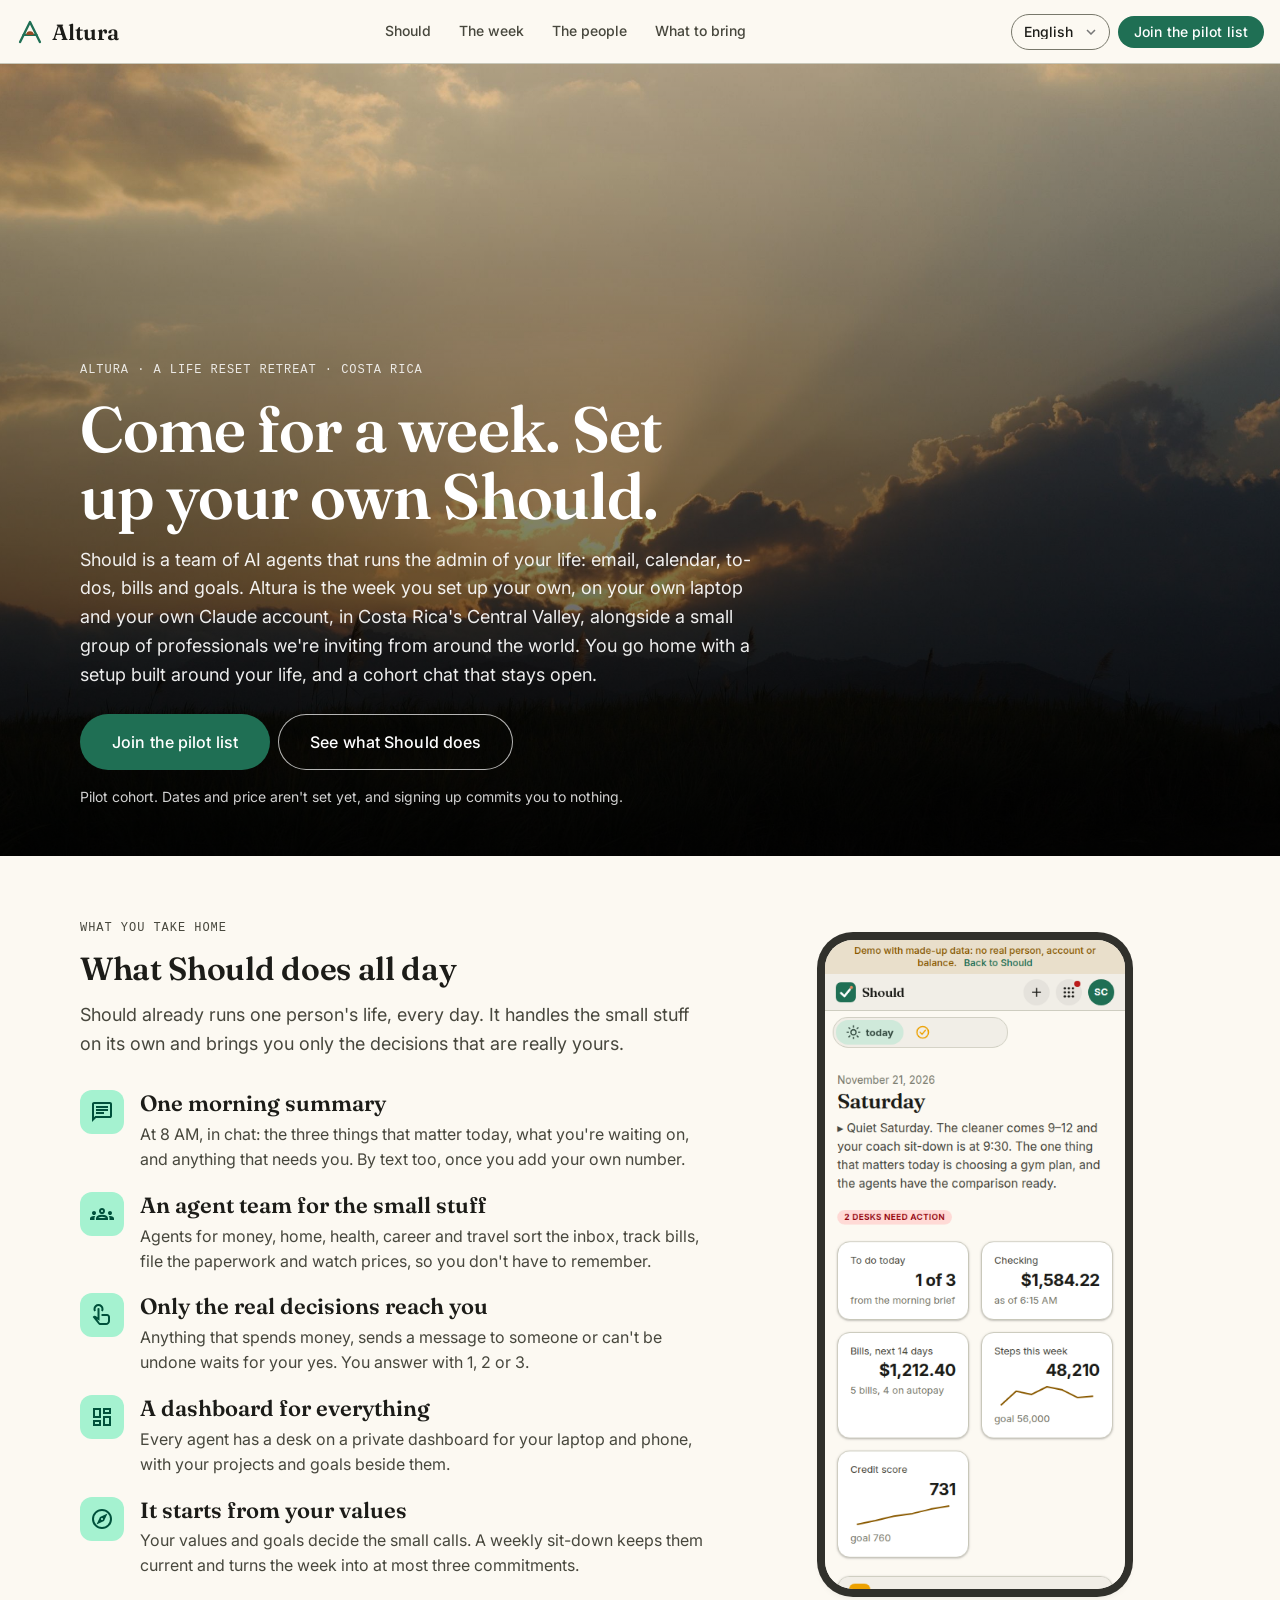
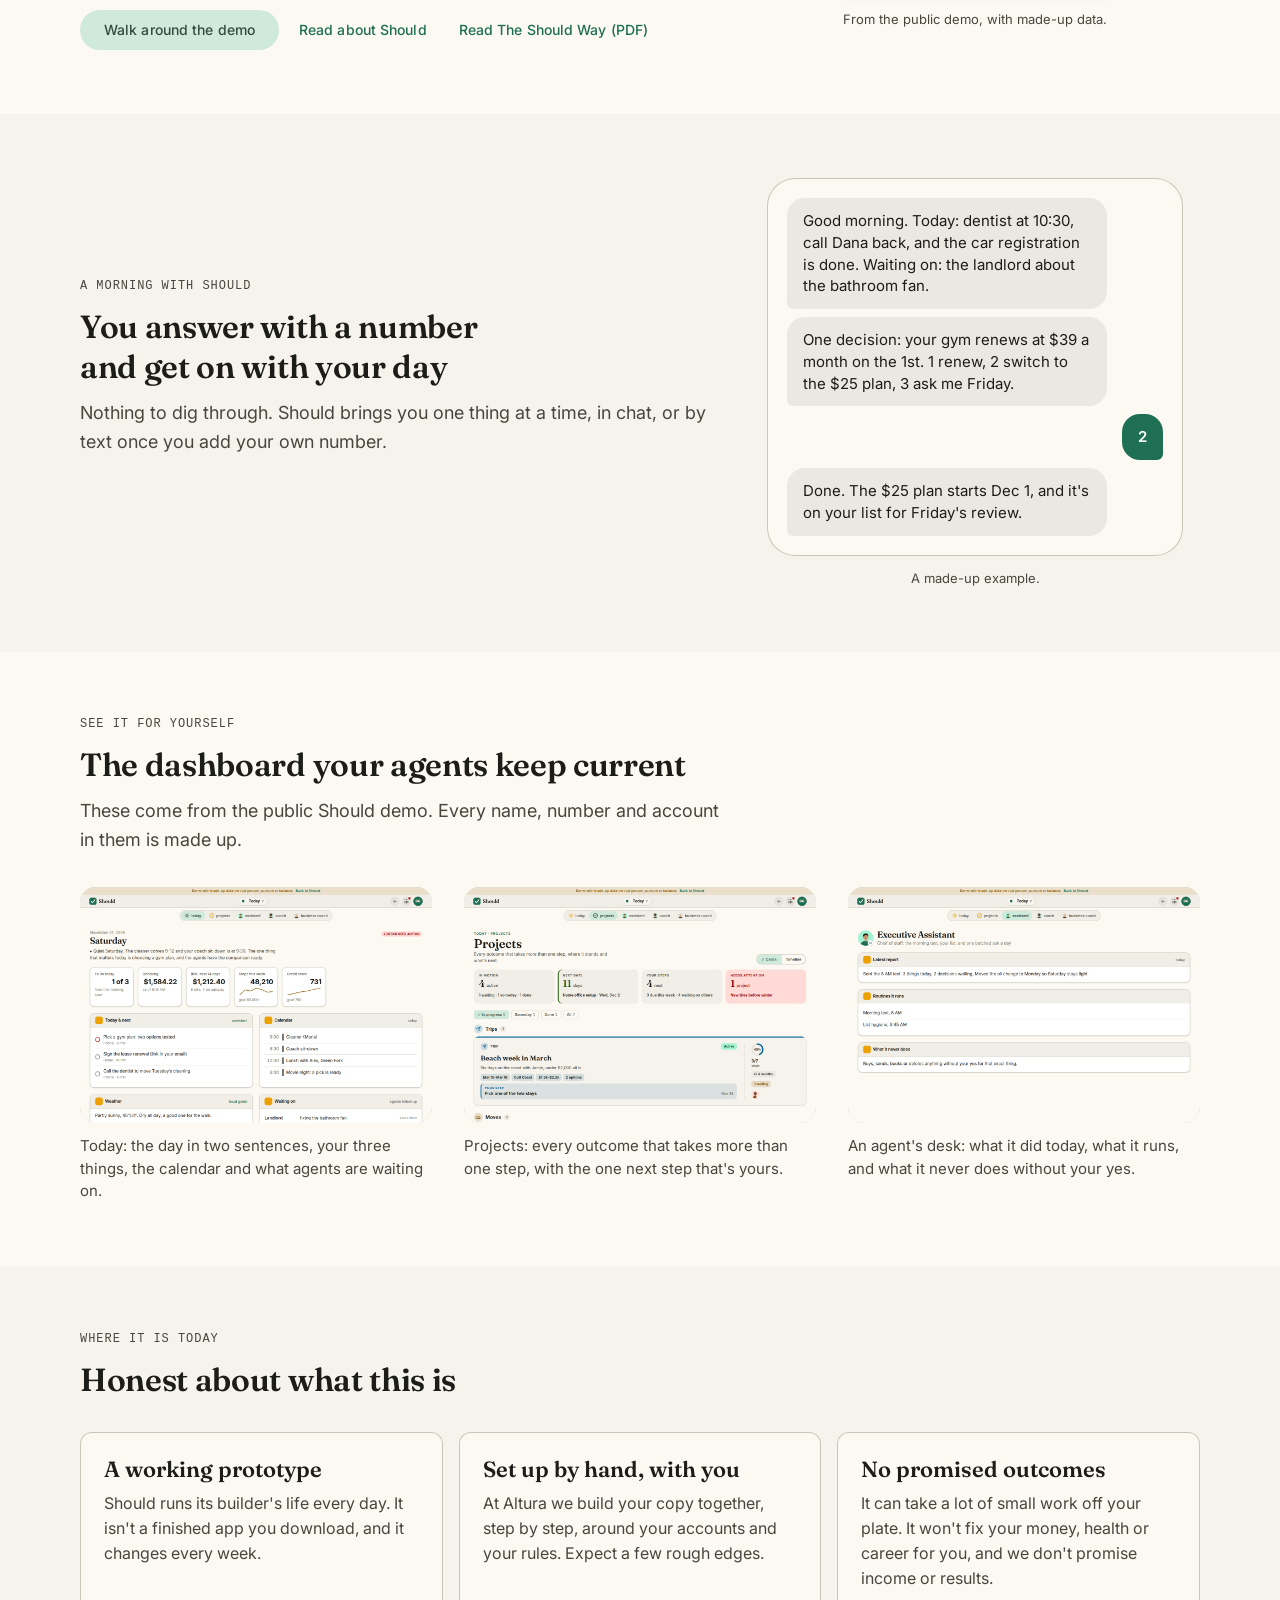
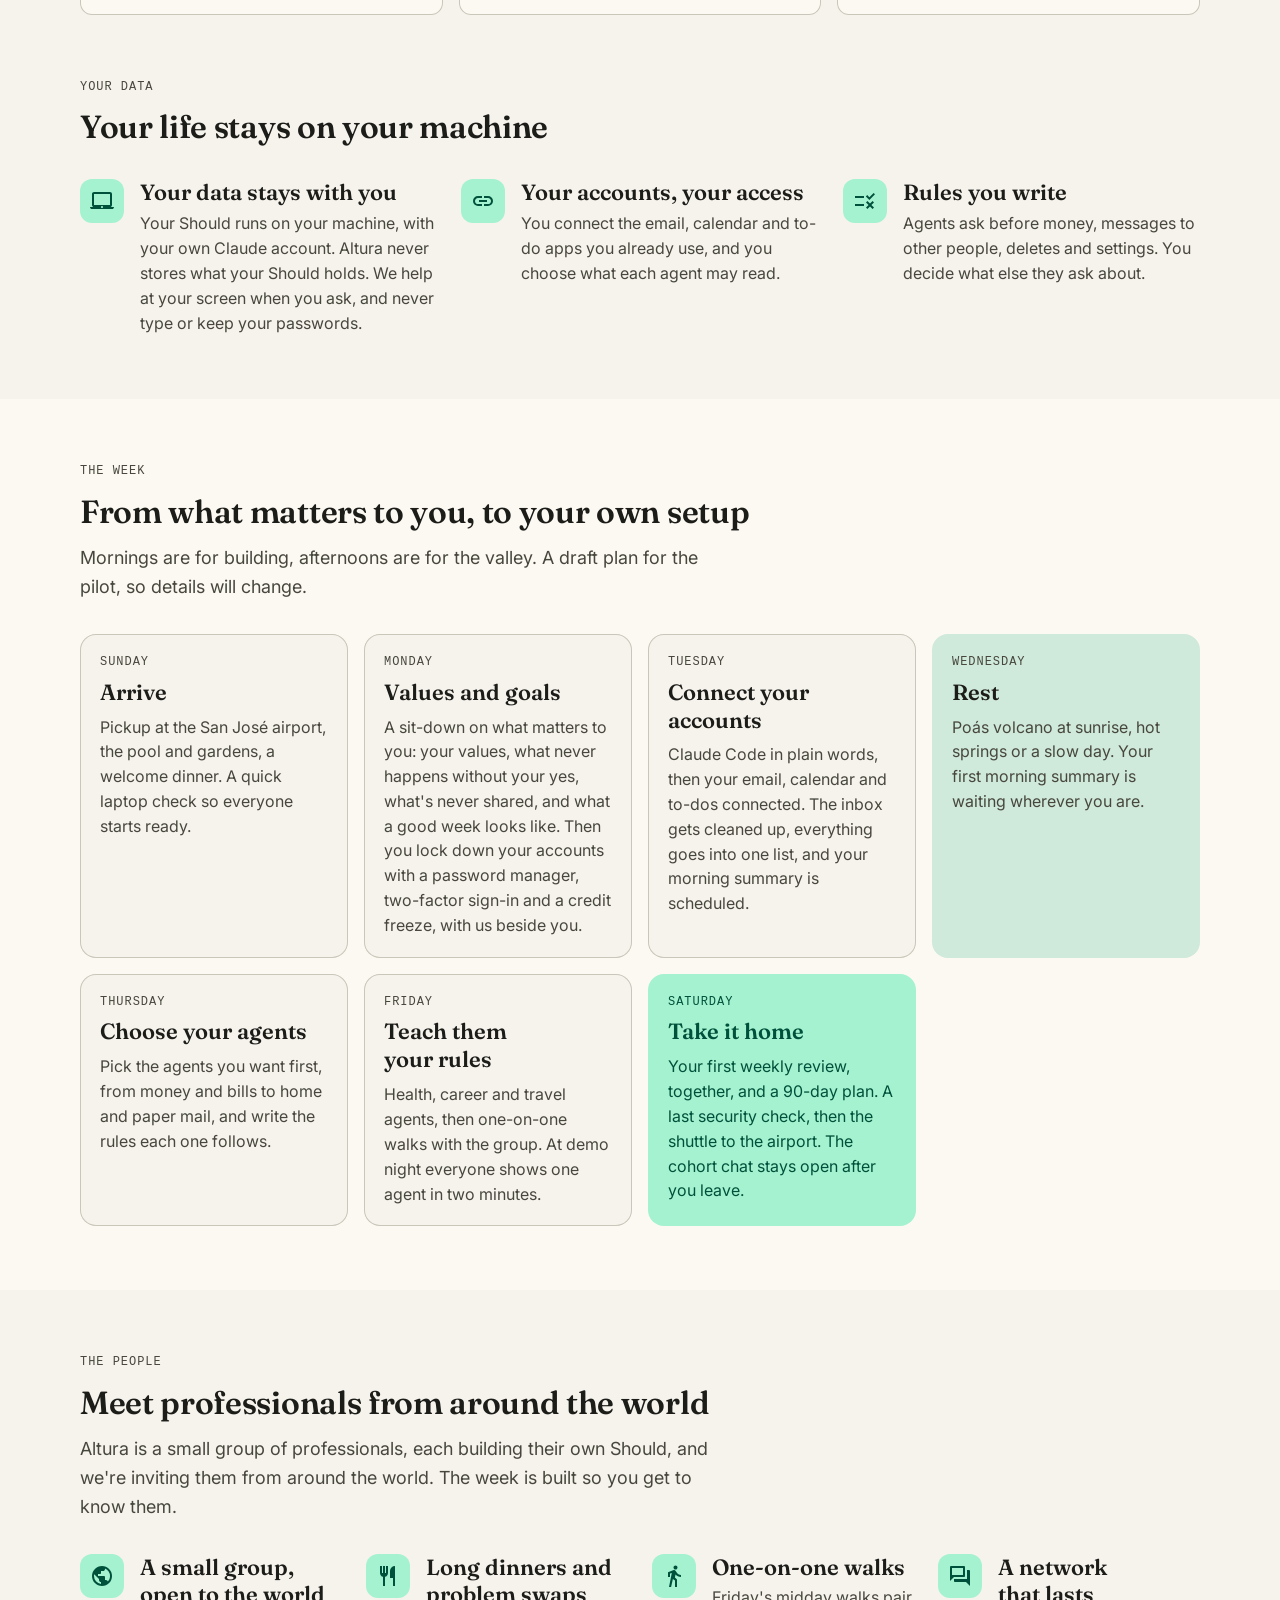
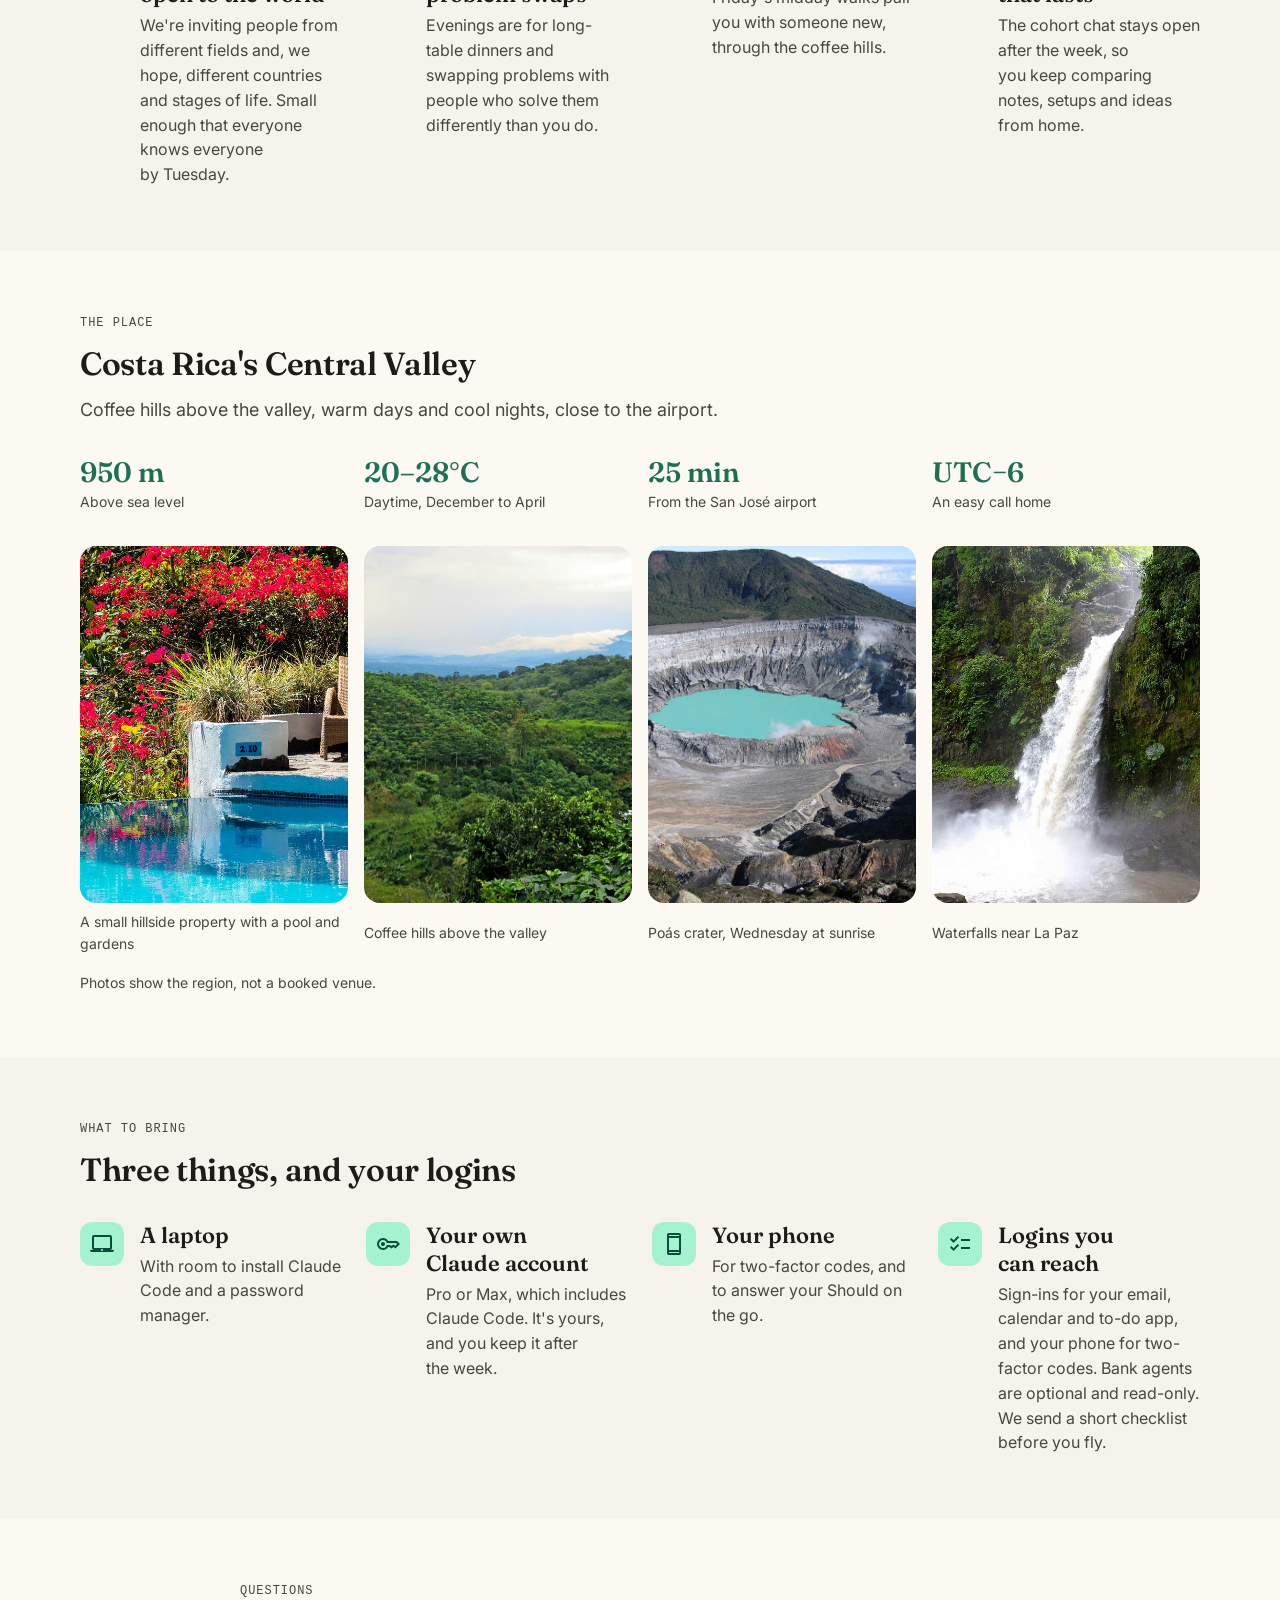
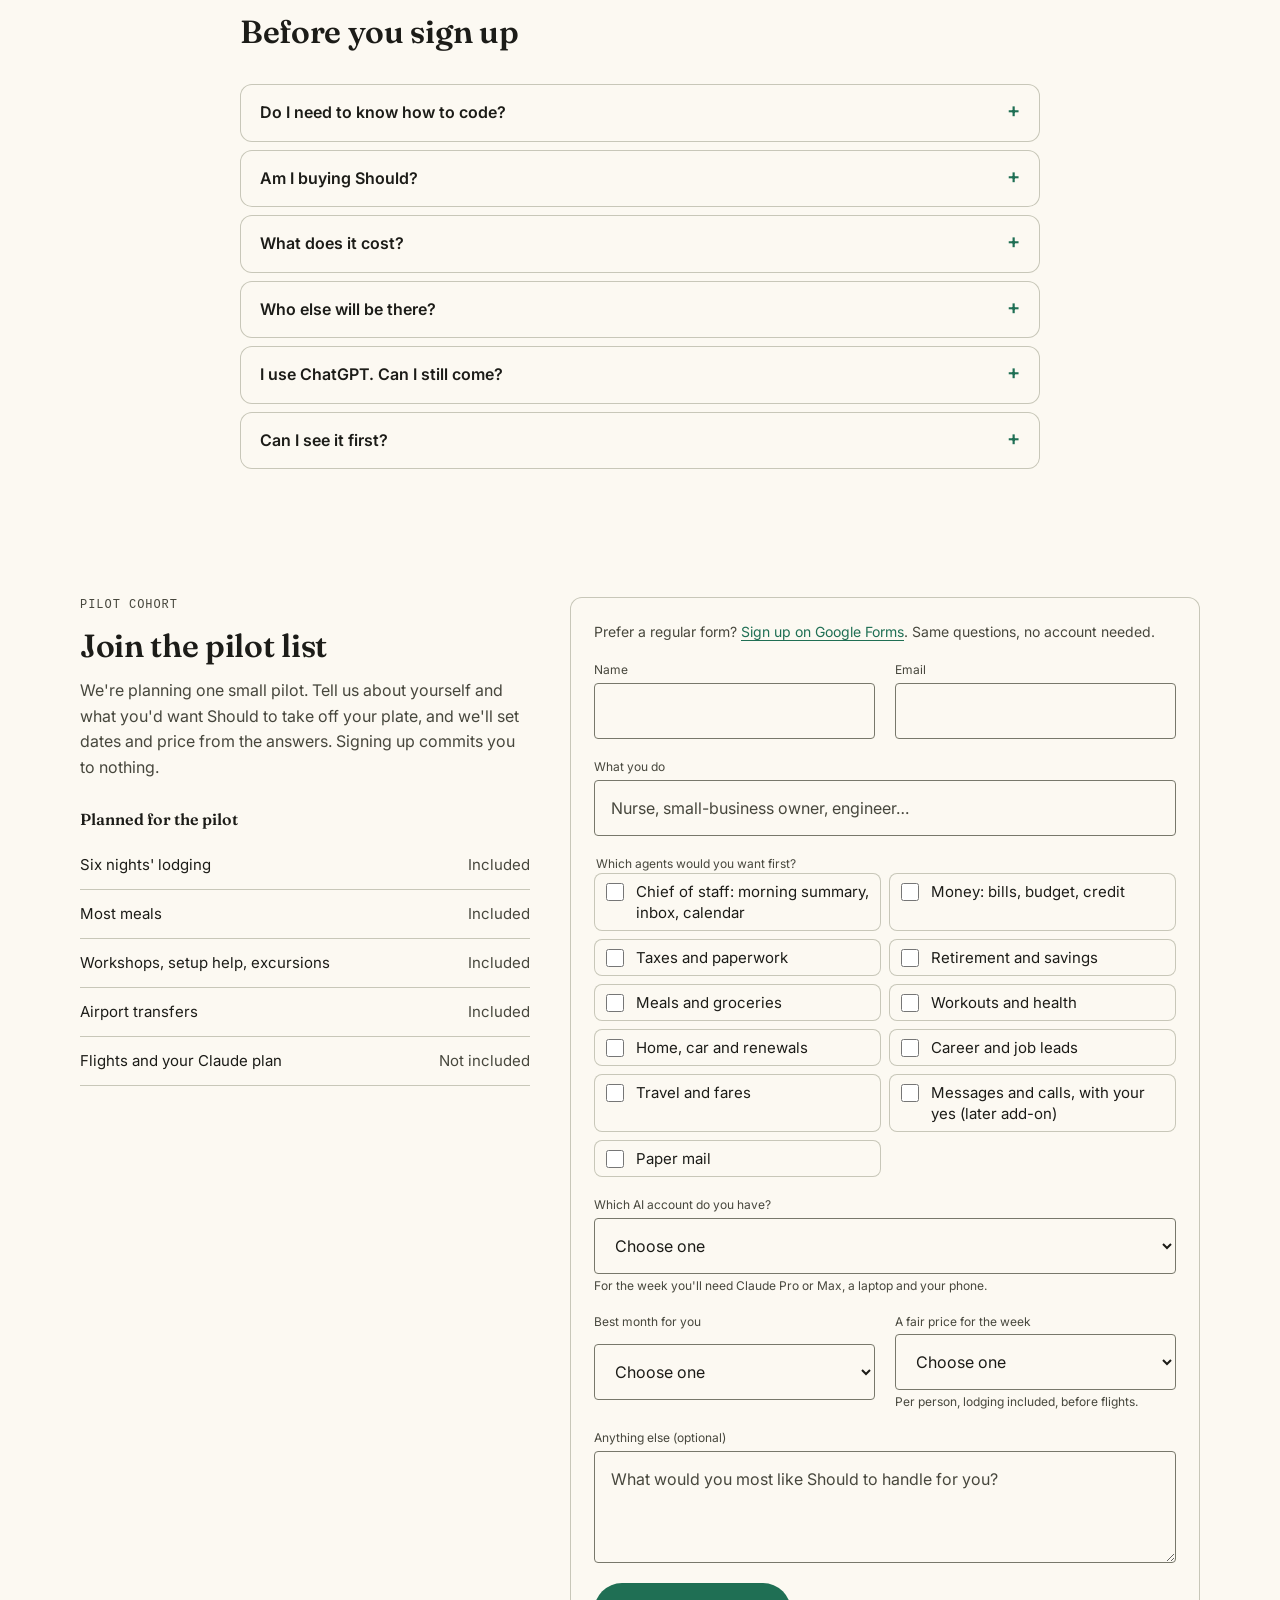
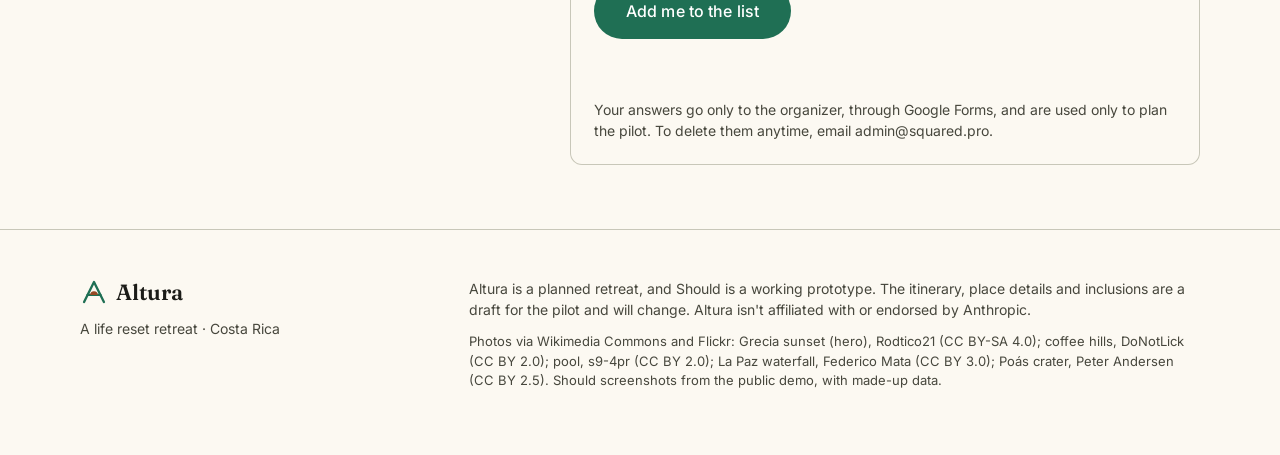
<file: index.html>
<!doctype html>
<html lang="en" translate="no" class="notranslate" data-brand="should">
<head>
<meta charset="utf-8">
<meta name="viewport" content="width=device-width, initial-scale=1, viewport-fit=cover">
<script>(function(){const SUPPORTED = ["en", "es"];
const HTML_LANG = { en: "en", es: "es-419" };
const NAMES = { en: "English", es: "Español" };
const KEY = "ds-lang";

const ES_ZONES = new Set([
  "America/Costa_Rica", "America/Mexico_City", "America/Monterrey", "America/Merida", "America/Cancun", "America/Chihuahua",
  "America/Tijuana", "America/Hermosillo", "America/Mazatlan", "America/Guatemala", "America/El_Salvador", "America/Tegucigalpa",
  "America/Managua", "America/Panama", "America/Bogota", "America/Caracas", "America/Lima", "America/Guayaquil", "America/La_Paz",
  "America/Santiago", "America/Asuncion", "America/Montevideo", "America/Argentina/Buenos_Aires", "America/Argentina/Cordoba",
  "America/Argentina/Mendoza", "America/Santo_Domingo", "America/Havana", "America/Puerto_Rico", "Europe/Madrid", "Atlantic/Canary",
]);

const ok = (l) => (l && SUPPORTED.includes(l) ? l : null);
const short = (l) => String(l || "").toLowerCase().split(/[-_]/)[0];

function store(lang) {
  try { lang ? localStorage.setItem(KEY, lang) : localStorage.removeItem(KEY); } catch (e) {  }
}
function stored() {
  try { return localStorage.getItem(KEY); } catch (e) { return null; }
}

function pickLang({ fallback = "en", url = globalThis.location, doc = globalThis.document, nav = globalThis.navigator } = {}) {
  if (url) {
    const seg = url.pathname.split("/").map(short).find((s) => SUPPORTED.includes(s));
    const q = ok(short(new URLSearchParams(url.search).get("lang")));
    if (q) return q;
    if (seg) return seg;
  }
  const mine = ok(stored());
  if (mine) return mine;
  const hint = ok(short(doc?.querySelector('meta[name="lang-hint"]')?.content));
  if (hint) return hint;
  for (const l of nav?.languages || [nav?.language]) { const s = ok(short(l)); if (s) return s; }
  try { if (ES_ZONES.has(Intl.DateTimeFormat().resolvedOptions().timeZone)) return "es"; } catch (e) {  }
  return fallback;
}

function applyLang(lang, doc = globalThis.document) {
  const root = doc.documentElement;
  root.lang = HTML_LANG[lang] || lang;
  root.setAttribute("translate", "no");
  root.classList.add("notranslate");
}

function t(dict, key, vars) {
  let v = key.split(".").reduce((o, k) => (o == null ? o : o[k]), dict);
  if (v == null) { console.warn(`i18n: missing "${key}"`); return key; }
  if (typeof v === "string" && vars) v = v.replace(/\{(\w+)\}/g, (m, k) => (k in vars ? vars[k] : m));
  return v;
}

function translate(dict, root = globalThis.document) {
  root.querySelectorAll("[data-i18n]").forEach((el) => { el.textContent = t(dict, el.dataset.i18n); });
  root.querySelectorAll("[data-i18n-html]").forEach((el) => { el.innerHTML = t(dict, el.dataset.i18nHtml); });
  root.querySelectorAll("[data-i18n-attr]").forEach((el) => {
    el.dataset.i18nAttr.split(";").forEach((pair) => {
      const [attr, key] = pair.split(":").map((s) => s.trim());
      if (attr && key) el.setAttribute(attr, t(dict, key));
    });
  });
}

function langMenu(container, { current, label = "Language", onChange } = {}) {
  container.classList.add("ds-lang");
  container.innerHTML = `<label><span class="ds-lang-label">${label}</span><select aria-label="${label}">${SUPPORTED
    .map((l) => `<option value="${l}" lang="${HTML_LANG[l]}"${l === current ? " selected" : ""}>${NAMES[l]}</option>`)
    .join("")}</select></label>`;
  const sel = container.querySelector("select");
  sel.addEventListener("change", () => {
    const lang = sel.value;
    store(lang);
    try {
      const u = new URL(globalThis.location.href);
      u.searchParams.set("lang", lang);
      history.replaceState(null, "", u);
    } catch (e) {  }
    onChange?.(lang);
  });
  return { set(lang, newLabel) { sel.value = lang; if (newLabel) { sel.setAttribute("aria-label", newLabel); container.querySelector(".ds-lang-label").textContent = newLabel; } } };
}

function compareDicts(a, b, names = ["en", "es"]) {
  const out = [];
  const walk = (x, y, path) => {
    const tx = Array.isArray(x) ? "array" : typeof x, ty = Array.isArray(y) ? "array" : typeof y;
    if (y === undefined) return out.push(`${path}: missing in ${names[1]}`);
    if (x === undefined) return out.push(`${path}: missing in ${names[0]}`);
    if (tx !== ty) return out.push(`${path}: ${names[0]} is ${tx}, ${names[1]} is ${ty}`);
    if (tx === "array") {
      if (x.length !== y.length) out.push(`${path}: ${names[0]} has ${x.length} items, ${names[1]} has ${y.length}`);
      for (let i = 0; i < Math.max(x.length, y.length); i++) walk(x[i], y[i], `${path}[${i}]`);
    } else if (tx === "object" && x && y) {
      for (const k of new Set([...Object.keys(x), ...Object.keys(y)])) walk(x[k], y[k], path ? `${path}.${k}` : k);
    } else if (tx === "string") {
      if (!x.trim()) out.push(`${path}: empty in ${names[0]}`);
      if (!y.trim()) out.push(`${path}: empty in ${names[1]}`);
    }
  };
  walk(a, b, "");
  return out;
}

var want=pickLang();
try{var u=new URL(location.href),q=u.searchParams.get("lang");if(q==="en"||q==="es"){want=q;localStorage.setItem("ds-lang",q);u.searchParams.delete("lang");history.replaceState(null,"",u)}}catch(e){}if(want!=="en")location.replace("es/"+location.search+location.hash);})();</script>
<title>Altura · The week you set up your own Should</title>
<meta name="description" content="Altura is a life reset retreat in Costa Rica's Central Valley. In one week you set up your own Should, a team of AI agents that runs the admin of your life, on your own laptop and around your own goals.">
<meta name="google" content="notranslate">
<meta name="robots" content="noindex">
<meta name="theme-color" media="(prefers-color-scheme: light)" content="#f6f3ec">
<meta name="theme-color" media="(prefers-color-scheme: dark)" content="#121412">
<link rel="canonical" href="https://rodmjay.github.io/altura/">
<link rel="alternate" hreflang="en" href="https://rodmjay.github.io/altura/">
<link rel="alternate" hreflang="es-419" href="https://rodmjay.github.io/altura/es/">
<link rel="alternate" hreflang="x-default" href="https://rodmjay.github.io/altura/">
<meta property="og:title" content="Altura · The week you set up your own Should">
<meta property="og:description" content="Altura is a life reset retreat in Costa Rica's Central Valley. In one week you set up your own Should, a team of AI agents that runs the admin of your life, on your own laptop and around your own goals.">
<meta property="og:type" content="website">
<meta property="og:url" content="https://rodmjay.github.io/altura/">
<meta property="og:image" content="https://rodmjay.github.io/altura/img/hero-grecia-sunset.jpg">
<meta property="og:locale" content="en_US">
<link rel="icon" href="data:image/svg+xml,%3Csvg xmlns='http://www.w3.org/2000/svg' viewBox='0 0 48 48'%3E%3Cpath d='M7 41 24 7 41 41M13 29h22' fill='none' stroke='%231f6f54' stroke-width='4' stroke-linejoin='round'/%3E%3Cpath d='M17.5 29a6.5 6.5 0 0 1 13 0z' fill='%23e88a60'/%3E%3C/svg%3E">
<link rel="preconnect" href="https://fonts.googleapis.com">
<link rel="preconnect" href="https://fonts.gstatic.com" crossorigin>
<link rel="stylesheet" href="https://fonts.googleapis.com/css2?family=Fraunces:opsz,wght@9..144,500;9..144,600&family=Inter:wght@400;500;600&display=swap">
<link rel="stylesheet" href="ds/design-system.css">
<link rel="stylesheet" href="home.css">
</head>
<body class="ds">
<a class="skip" href="#main">Skip to content</a>

<header class="bar">
  <a class="mark" href="#top" aria-label="Altura, back to top"><svg viewBox="0 0 48 48" aria-hidden="true"><path d="M7 41 24 7 41 41"/><path d="M13 29h22"/><path class="sun" d="M17.5 29a6.5 6.5 0 0 1 13 0z"/></svg><span>Altura</span></a>
  <nav aria-label="Sections">
    <a href="#should">Should</a><a href="#week">The week</a><a href="#people">The people</a><a href="#bring">What to bring</a>
  </nav>
  <div class="bar-end">
    <span class="ds-lang"><label><span class="ds-lang-label">Language</span><select id="lang" aria-label="Language" data-other="es/"><option value="en" lang="en" selected>English</option><option value="es" lang="es-419">Español</option></select></label></span>
    <a class="ds-btn sm bar-join" href="#join">Join the pilot list</a>
  </div>
</header>

<main id="main">
  <section class="hero" id="top">
    <img class="hero-img" src="img/hero-grecia-sunset.jpg" alt="Sunset breaking through clouds over the hills of Grecia, in Costa Rica's Central Valley" fetchpriority="high">
    <div class="hero-copy ds-container">
      <p class="ds-overline">Altura · a life reset retreat · Costa Rica</p>
      <h1>Come for a week. Set up your own Should.</h1>
      <p class="lede">Should is a team of AI agents that runs the admin of your life: email, calendar, to-dos, bills and goals. Altura is the week you set up your own, on your own laptop and your own Claude account, in Costa Rica's Central Valley, alongside a small group of professionals we're inviting from around the world. You go home with a setup built around your life, and a cohort chat that stays open.</p>
      <div class="ds-row ctas">
        <a class="ds-btn lg" href="#join">Join the pilot list</a>
        <a class="ds-btn outlined lg on-photo" href="#should">See what Should does</a>
      </div>
      <p class="hero-status">Pilot cohort. Dates and price aren't set yet, and signing up commits you to nothing.</p>
    </div>
  </section>

  <section id="should">
    <div class="ds-container split">
      <div>
        <div class="head">
          <p class="ds-overline">What you take home</p>
          <h2>What Should does all day</h2>
          <p class="ds-variant lede">Should already runs one person's life, every day. It handles the small stuff on its own and brings you only the decisions that are really yours.</p>
        </div>
        <ul class="points">
          <li><span class="ico" aria-hidden="true"><svg class="ds-icon" viewBox="0 -960 960 960" aria-hidden="true"><path d="M240-400h320v-80H240v80Zm0-120h480v-80H240v80Zm0-120h480v-80H240v80ZM80-80v-720q0-33 23.5-56.5T160-880h640q33 0 56.5 23.5T880-800v480q0 33-23.5 56.5T800-240H240L80-80Zm126-240h594v-480H160v525l46-45Zm-46 0v-480 480Z"/></svg></span><div><h3>One morning summary</h3><p>At 8 AM, in chat: the three things that matter today, what you're waiting on, and anything that needs you. By text too, once you add your own number.</p></div></li><li><span class="ico" aria-hidden="true"><svg class="ds-icon" viewBox="0 -960 960 960" aria-hidden="true"><path d="M0-240v-63q0-43 44-70t116-27q13 0 25 .5t23 2.5q-14 21-21 44t-7 48v65H0Zm240 0v-65q0-32 17.5-58.5T307-410q32-20 76.5-30t96.5-10q53 0 97.5 10t76.5 30q32 20 49 46.5t17 58.5v65H240Zm540 0v-65q0-26-6.5-49T754-397q11-2 22.5-2.5t23.5-.5q72 0 116 26.5t44 70.5v63H780Zm-455-80h311q-10-20-55.5-35T480-370q-55 0-100.5 15T325-320ZM160-440q-33 0-56.5-23.5T80-520q0-34 23.5-57t56.5-23q34 0 57 23t23 57q0 33-23 56.5T160-440Zm640 0q-33 0-56.5-23.5T720-520q0-34 23.5-57t56.5-23q34 0 57 23t23 57q0 33-23 56.5T800-440Zm-320-40q-50 0-85-35t-35-85q0-51 35-85.5t85-34.5q51 0 85.5 34.5T600-600q0 50-34.5 85T480-480Zm0-80q17 0 28.5-11.5T520-600q0-17-11.5-28.5T480-640q-17 0-28.5 11.5T440-600q0 17 11.5 28.5T480-560Zm1 240Zm-1-280Z"/></svg></span><div><h3>An agent team for the small stuff</h3><p>Agents for money, home, health, career and travel sort the inbox, track bills, file the paperwork and watch prices, so you don't have to remember.</p></div></li><li><span class="ico" aria-hidden="true"><svg class="ds-icon" viewBox="0 -960 960 960" aria-hidden="true"><path d="M419-80q-28 0-52.5-12T325-126L107-403l19-20q20-21 48-25t52 11l74 45v-328q0-17 11.5-28.5T340-760q17 0 29 11.5t12 28.5v472l-97-60 104 133q6 7 14 11t17 4h221q33 0 56.5-23.5T720-240v-160q0-17-11.5-28.5T680-440H461v-80h219q50 0 85 35t35 85v160q0 66-47 113T640-80H419ZM167-620q-13-22-20-47.5t-7-52.5q0-83 58.5-141.5T340-920q83 0 141.5 58.5T540-720q0 27-7 52.5T513-620l-69-40q8-14 12-28.5t4-31.5q0-50-35-85t-85-35q-50 0-85 35t-35 85q0 17 4 31.5t12 28.5l-69 40Zm335 280Z"/></svg></span><div><h3>Only the real decisions reach you</h3><p>Anything that spends money, sends a message to someone or can't be undone waits for your yes. You answer with 1, 2 or 3.</p></div></li><li><span class="ico" aria-hidden="true"><svg class="ds-icon" viewBox="0 -960 960 960" aria-hidden="true"><path d="M520-600v-240h320v240H520ZM120-440v-400h320v400H120Zm400 320v-400h320v400H520Zm-400 0v-240h320v240H120Zm80-400h160v-240H200v240Zm400 320h160v-240H600v240Zm0-480h160v-80H600v80ZM200-200h160v-80H200v80Zm160-320Zm240-160Zm0 240ZM360-280Z"/></svg></span><div><h3>A dashboard for everything</h3><p>Every agent has a desk on a private dashboard for your laptop and phone, with your projects and goals beside them.</p></div></li><li><span class="ico" aria-hidden="true"><svg class="ds-icon" viewBox="0 -960 960 960" aria-hidden="true"><path d="m260-260 300-140 140-300-300 140-140 300Zm220-180q-17 0-28.5-11.5T440-480q0-17 11.5-28.5T480-520q17 0 28.5 11.5T520-480q0 17-11.5 28.5T480-440Zm0 360q-83 0-156-31.5T197-197q-54-54-85.5-127T80-480q0-83 31.5-156T197-763q54-54 127-85.5T480-880q83 0 156 31.5T763-763q54 54 85.5 127T880-480q0 83-31.5 156T763-197q-54 54-127 85.5T480-80Zm0-80q134 0 227-93t93-227q0-134-93-227t-227-93q-134 0-227 93t-93 227q0 134 93 227t227 93Zm0-320Z"/></svg></span><div><h3>It starts from your values</h3><p>Your values and goals decide the small calls. A weekly sit-down keeps them current and turns the week into at most three commitments.</p></div></li>
        </ul>
        <div class="ds-row links">
          <a class="ds-btn tonal" href="https://rodmjay.github.io/should/demo/" rel="noopener">Walk around the demo</a>
          <a class="ds-btn text" href="https://rodmjay.github.io/should/" rel="noopener">Read about Should</a>
          <a class="ds-btn text" href="https://rodmjay.github.io/should/ebook/should-way.en.pdf" rel="noopener">Read The Should Way (PDF)</a>
        </div>
      </div>
      <figure class="phone-shot">
        <img src="img/should/today-phone.png" width="390" height="844" alt="Should's Today page on a phone" loading="lazy">
        <figcaption>From the public demo, with made-up data.</figcaption>
      </figure>
    </div>
  </section>

  <section class="band" id="day">
    <div class="ds-container split">
      <div class="head">
        <p class="ds-overline">A morning with Should</p>
        <h2>You answer with a number and get on with your day</h2>
        <p class="ds-variant lede">Nothing to dig through. Should brings you one thing at a time, in chat, or by text once you add your own number.</p>
      </div>
      <figure class="chat" aria-label="Example conversation">
        <ol>
          <li class="msg in">Good morning. Today: dentist at 10:30, call Dana back, and the car registration is done. Waiting on: the landlord about the bathroom fan.</li><li class="msg in">One decision: your gym renews at $39 a month on the 1st. 1 renew, 2 switch to the $25 plan, 3 ask me Friday.</li><li class="msg out">2</li><li class="msg in">Done. The $25 plan starts Dec 1, and it's on your list for Friday's review.</li>
        </ol>
        <figcaption>A made-up example.</figcaption>
      </figure>
    </div>
  </section>

  <section id="shots">
    <div class="ds-container">
      <div class="head">
        <p class="ds-overline">See it for yourself</p>
        <h2>The dashboard your agents keep current</h2>
        <p class="ds-variant lede">These come from the public Should demo. Every name, number and account in them is made up.</p>
      </div>
      <div class="shots">
        <figure class="shot"><a href="https://rodmjay.github.io/should/demo/" rel="noopener"><img src="img/should/today.png" width="1280" height="860" alt="Should's Today page: a short summary of the day, tiles for tasks, checking, bills, steps and credit score, today's to-dos and the calendar" loading="lazy"></a><figcaption>Today: the day in two sentences, your three things, the calendar and what agents are waiting on.</figcaption></figure><figure class="shot"><a href="https://rodmjay.github.io/should/demo/" rel="noopener"><img src="img/should/projects.png" width="1280" height="860" alt="Should's Projects page: four projects in motion, the next date, your next steps, and a trip card with the one step that's yours" loading="lazy"></a><figcaption>Projects: every outcome that takes more than one step, with the one next step that's yours.</figcaption></figure><figure class="shot"><a href="https://rodmjay.github.io/should/demo/" rel="noopener"><img src="img/should/desk.png" width="1280" height="860" alt="The Executive Assistant's desk in Should: its latest report, the routines it runs, and what it never does" loading="lazy"></a><figcaption>An agent's desk: what it did today, what it runs, and what it never does without your yes.</figcaption></figure>
      </div>
    </div>
  </section>

  <section class="band" id="stage">
    <div class="ds-container">
      <div class="head">
        <p class="ds-overline">Where it is today</p>
        <h2>Honest about what this is</h2>
      </div>
      <ul class="cards three">
        <li class="ds-card outlined"><h3>A working prototype</h3><p>Should runs its builder's life every day. It isn't a finished app you download, and it changes every week.</p></li><li class="ds-card outlined"><h3>Set up by hand, with you</h3><p>At Altura we build your copy together, step by step, around your accounts and your rules. Expect a few rough edges.</p></li><li class="ds-card outlined"><h3>No promised outcomes</h3><p>It can take a lot of small work off your plate. It won't fix your money, health or career for you, and we don't promise income or results.</p></li>
      </ul>
      <div class="head yours-head">
        <p class="ds-overline">Your data</p>
        <h2>Your life stays on your machine</h2>
      </div>
      <ul class="points cols">
        <li><span class="ico" aria-hidden="true"><svg class="ds-icon" viewBox="0 -960 960 960" aria-hidden="true"><path d="M80-160q-33 0-56.5-23.5T0-240h160q-33 0-56.5-23.5T80-320v-440q0-33 23.5-56.5T160-840h640q33 0 56.5 23.5T880-760v440q0 33-23.5 56.5T800-240h160q0 33-23.5 56.5T880-160H80Zm400-40q17 0 28.5-11.5T520-240q0-17-11.5-28.5T480-280q-17 0-28.5 11.5T440-240q0 17 11.5 28.5T480-200ZM160-320h640v-440H160v440Zm0 0v-440 440Z"/></svg></span><div><h3>Your data stays with you</h3><p>Your Should runs on your machine, with your own Claude account. Altura never stores what your Should holds. We help at your screen when you ask, and never type or keep your passwords.</p></div></li><li><span class="ico" aria-hidden="true"><svg class="ds-icon" viewBox="0 -960 960 960" aria-hidden="true"><path d="M440-280H280q-83 0-141.5-58.5T80-480q0-83 58.5-141.5T280-680h160v80H280q-50 0-85 35t-35 85q0 50 35 85t85 35h160v80ZM320-440v-80h320v80H320Zm200 160v-80h160q50 0 85-35t35-85q0-50-35-85t-85-35H520v-80h160q83 0 141.5 58.5T880-480q0 83-58.5 141.5T680-280H520Z"/></svg></span><div><h3>Your accounts, your access</h3><p>You connect the email, calendar and to-do apps you already use, and you choose what each agent may read.</p></div></li><li><span class="ico" aria-hidden="true"><svg class="ds-icon" viewBox="0 -960 960 960" aria-hidden="true"><path d="m576-160-56-56 104-104-104-104 56-56 104 104 104-104 56 56-104 104 104 104-56 56-104-104-104 104Zm79-360L513-662l56-56 85 85 170-170 56 57-225 226ZM80-280v-80h360v80H80Zm0-320v-80h360v80H80Z"/></svg></span><div><h3>Rules you write</h3><p>Agents ask before money, messages to other people, deletes and settings. You decide what else they ask about.</p></div></li>
      </ul>
    </div>
  </section>

  <section id="week">
    <div class="ds-container">
      <div class="head">
        <p class="ds-overline">The week</p>
        <h2>From what matters to you, to your own setup</h2>
        <p class="ds-variant lede">Mornings are for building, afternoons are for the valley. A draft plan for the pilot, so details will change.</p>
      </div>
      <ol class="days">
        <li class="day d0"><p class="ds-overline">Sunday</p><h3>Arrive</h3><p>Pickup at the San José airport, the pool and gardens, a welcome dinner. A quick laptop check so everyone starts ready.</p></li><li class="day d1"><p class="ds-overline">Monday</p><h3>Values and goals</h3><p>A sit-down on what matters to you: your values, what never happens without your yes, what's never shared, and what a good week looks like. Then you lock down your accounts with a password manager, two-factor sign-in and a credit freeze, with us beside you.</p></li><li class="day d2"><p class="ds-overline">Tuesday</p><h3>Connect your accounts</h3><p>Claude Code in plain words, then your email, calendar and to-dos connected. The inbox gets cleaned up, everything goes into one list, and your morning summary is scheduled.</p></li><li class="day d3"><p class="ds-overline">Wednesday</p><h3>Rest</h3><p>Poás volcano at sunrise, hot springs or a slow day. Your first morning summary is waiting wherever you are.</p></li><li class="day d4"><p class="ds-overline">Thursday</p><h3>Choose your agents</h3><p>Pick the agents you want first, from money and bills to home and paper mail, and write the rules each one follows.</p></li><li class="day d5"><p class="ds-overline">Friday</p><h3>Teach them your rules</h3><p>Health, career and travel agents, then one-on-one walks with the group. At demo night everyone shows one agent in two minutes.</p></li><li class="day d6"><p class="ds-overline">Saturday</p><h3>Take it home</h3><p>Your first weekly review, together, and a 90-day plan. A last security check, then the shuttle to the airport. The cohort chat stays open after you leave.</p></li>
      </ol>
    </div>
  </section>

  <section class="band" id="people">
    <div class="ds-container">
      <div class="head">
        <p class="ds-overline">The people</p>
        <h2>Meet professionals from around the world</h2>
        <p class="ds-variant lede">Altura is a small group of professionals, each building their own Should, and we're inviting them from around the world. The week is built so you get to know them.</p>
      </div>
      <ul class="points cols four">
        <li><span class="ico" aria-hidden="true"><svg class="ds-icon" viewBox="0 -960 960 960" aria-hidden="true"><path d="M480-80q-83 0-156-31.5T197-197q-54-54-85.5-127T80-480q0-83 31.5-156T197-763q54-54 127-85.5T480-880q83 0 156 31.5T763-763q54 54 85.5 127T880-480q0 83-31.5 156T763-197q-54 54-127 85.5T480-80Zm-40-82v-78q-33 0-56.5-23.5T360-320v-40L168-552q-3 18-5.5 36t-2.5 36q0 121 79.5 212T440-162Zm276-102q20-22 36-47.5t26.5-53q10.5-27.5 16-56.5t5.5-59q0-98-54.5-179T600-776v16q0 33-23.5 56.5T520-680h-80v80q0 17-11.5 28.5T400-560h-80v80h240q17 0 28.5 11.5T600-440v120h40q26 0 47 15.5t29 40.5Z"/></svg></span><div><h3>A small group, open to the world</h3><p>We're inviting people from different fields and, we hope, different countries and stages of life. Small enough that everyone knows everyone by Tuesday.</p></div></li><li><span class="ico" aria-hidden="true"><svg class="ds-icon" viewBox="0 -960 960 960" aria-hidden="true"><path d="M280-80v-366q-51-14-85.5-56T160-600v-280h80v280h40v-280h80v280h40v-280h80v280q0 56-34.5 98T360-446v366h-80Zm400 0v-320H560v-280q0-83 58.5-141.5T760-880v800h-80Z"/></svg></span><div><h3>Long dinners and problem swaps</h3><p>Evenings are for long-table dinners and swapping problems with people who solve them differently than you do.</p></div></li><li><span class="ico" aria-hidden="true"><svg class="ds-icon" viewBox="0 -960 960 960" aria-hidden="true"><path d="m280-40 112-564-72 28v136h-80v-188l202-86q14-6 29.5-7t29.5 4q14 5 26.5 14t20.5 23l40 64q26 42 70.5 69T760-520v80q-70 0-125-29t-94-74l-25 123 84 80v300h-80v-260l-84-64-72 324h-84Zm260-700q-33 0-56.5-23.5T460-820q0-33 23.5-56.5T540-900q33 0 56.5 23.5T620-820q0 33-23.5 56.5T540-740Z"/></svg></span><div><h3>One-on-one walks</h3><p>Friday's midday walks pair you with someone new, through the coffee hills.</p></div></li><li><span class="ico" aria-hidden="true"><svg class="ds-icon" viewBox="0 -960 960 960" aria-hidden="true"><path d="M280-240q-17 0-28.5-11.5T240-280v-80h520v-360h80q17 0 28.5 11.5T880-680v600L720-240H280ZM80-280v-560q0-17 11.5-28.5T120-880h520q17 0 28.5 11.5T680-840v360q0 17-11.5 28.5T640-440H240L80-280Zm520-240v-280H160v280h440Zm-440 0v-280 280Z"/></svg></span><div><h3>A network that lasts</h3><p>The cohort chat stays open after the week, so you keep comparing notes, setups and ideas from home.</p></div></li>
      </ul>
    </div>
  </section>

  <section id="place">
    <div class="ds-container">
      <div class="head">
        <p class="ds-overline">The place</p>
        <h2>Costa Rica's Central Valley</h2>
        <p class="ds-variant lede">Coffee hills above the valley, warm days and cool nights, close to the airport.</p>
      </div>
      <dl class="facts">
        <div><dt>Above sea level</dt><dd>950 m</dd></div><div><dt>Daytime, December to April</dt><dd>20–28°C</dd></div><div><dt>From the San José airport</dt><dd>25 min</dd></div><div><dt>An easy call home</dt><dd>UTC−6</dd></div>
      </dl>
      <div class="photos">
        <figure class="p0"><img src="img/pool.jpg" alt="Infinity pool edged with red bougainvillea in Costa Rica's Central Valley" loading="lazy"><figcaption>A small hillside property with a pool and gardens</figcaption></figure><figure class="p1"><img src="img/coffee-hills.jpg" alt="Green coffee hills rolling down to Costa Rica's Central Valley, with blue mountains beyond" loading="lazy"><figcaption>Coffee hills above the valley</figcaption></figure><figure class="p2"><img src="img/poas.jpg" alt="The turquoise crater lake of Poás volcano" loading="lazy"><figcaption>Poás crater, Wednesday at sunrise</figcaption></figure><figure class="p3"><img src="img/waterfall.jpg" alt="A tall waterfall in green rainforest near La Paz" loading="lazy"><figcaption>Waterfalls near La Paz</figcaption></figure>
      </div>
      <p class="small">Photos show the region, not a booked venue.</p>
    </div>
  </section>

  <section class="band" id="bring">
    <div class="ds-container">
      <div class="head">
        <p class="ds-overline">What to bring</p>
        <h2>Three things, and your logins</h2>
      </div>
      <ul class="points cols four">
        <li><span class="ico" aria-hidden="true"><svg class="ds-icon" viewBox="0 -960 960 960" aria-hidden="true"><path d="M80-160q-33 0-56.5-23.5T0-240h160q-33 0-56.5-23.5T80-320v-440q0-33 23.5-56.5T160-840h640q33 0 56.5 23.5T880-760v440q0 33-23.5 56.5T800-240h160q0 33-23.5 56.5T880-160H80Zm400-40q17 0 28.5-11.5T520-240q0-17-11.5-28.5T480-280q-17 0-28.5 11.5T440-240q0 17 11.5 28.5T480-200ZM160-320h640v-440H160v440Zm0 0v-440 440Z"/></svg></span><div><h3>A laptop</h3><p>With room to install Claude Code and a password manager.</p></div></li><li><span class="ico" aria-hidden="true"><svg class="ds-icon" viewBox="0 -960 960 960" aria-hidden="true"><path d="M280-400q-33 0-56.5-23.5T200-480q0-33 23.5-56.5T280-560q33 0 56.5 23.5T360-480q0 33-23.5 56.5T280-400Zm0 160q-100 0-170-70T40-480q0-100 70-170t170-70q67 0 121.5 33t86.5 87h352l120 120-180 180-80-60-80 60-85-60h-47q-32 54-86.5 87T280-240Zm0-80q56 0 98.5-34t56.5-86h125l58 41 82-61 71 55 75-75-40-40H435q-14-52-56.5-86T280-640q-66 0-113 47t-47 113q0 66 47 113t113 47Z"/></svg></span><div><h3>Your own Claude account</h3><p>Pro or Max, which includes Claude Code. It's yours, and you keep it after the week.</p></div></li><li><span class="ico" aria-hidden="true"><svg class="ds-icon" viewBox="0 -960 960 960" aria-hidden="true"><path d="M280-40q-33 0-56.5-23.5T200-120v-720q0-33 23.5-56.5T280-920h400q33 0 56.5 23.5T760-840v720q0 33-23.5 56.5T680-40H280Zm0-120v40h400v-40H280Zm0-80h400v-480H280v480Zm0-560h400v-40H280v40Zm0 0v-40 40Zm0 640v40-40Z"/></svg></span><div><h3>Your phone</h3><p>For two-factor codes, and to answer your Should on the go.</p></div></li><li><span class="ico" aria-hidden="true"><svg class="ds-icon" viewBox="0 -960 960 960" aria-hidden="true"><path d="M222-200 80-342l56-56 85 85 170-170 56 57-225 226Zm0-320L80-662l56-56 85 85 170-170 56 57-225 226Zm298 240v-80h360v80H520Zm0-320v-80h360v80H520Z"/></svg></span><div><h3>Logins you can reach</h3><p>Sign-ins for your email, calendar and to-do app, and your phone for two-factor codes. Bank agents are optional and read-only. We send a short checklist before you fly.</p></div></li>
      </ul>
    </div>
  </section>

  <section id="faq">
    <div class="ds-container narrow">
      <div class="head">
        <p class="ds-overline">Questions</p>
        <h2>Before you sign up</h2>
      </div>
      <div class="faq">
        <details><summary>Do I need to know how to code?</summary><p>No. You type plain requests to Claude, and we do the setup with you, step by step.</p></details><details><summary>Am I buying Should?</summary><p>No. Should is a working prototype. At Altura you set up your own copy of the same approach on your own laptop and accounts, and nothing of yours runs on our side.</p></details><details><summary>What does it cost?</summary><p>Dates and price aren't set yet; the pilot list helps us set them. Your Claude plan is separate and paid to Anthropic.</p></details><details><summary>Who else will be there?</summary><p>A small group of professionals from different fields, and we hope different countries. The pilot list helps us shape the group, and you'll know who's coming before you fly.</p></details><details><summary>I use ChatGPT. Can I still come?</summary><p>Should is built on Claude and Claude Code today, so you'll need a Claude Pro or Max account for the week.</p></details><details><summary>Can I see it first?</summary><p>Yes. The public demo shows the dashboard with made-up data, and the Should page explains how it works.</p></details>
      </div>
    </div>
  </section>

  <section id="join">
    <div class="ds-container join">
      <div class="join-intro">
        <p class="ds-overline">Pilot cohort</p>
        <h2>Join the pilot list</h2>
        <p class="ds-variant">We're planning one small pilot. Tell us about yourself and what you'd want Should to take off your plate, and we'll set dates and price from the answers. Signing up commits you to nothing.</p>
        <h3 class="inc-title">Planned for the pilot</h3>
        <ul class="included">
          <li><span>Six nights' lodging</span><span>Included</span></li><li><span>Most meals</span><span>Included</span></li><li><span>Workshops, setup help, excursions</span><span>Included</span></li><li><span>Airport transfers</span><span>Included</span></li><li><span>Flights and your Claude plan</span><span>Not included</span></li>
        </ul>
      </div>
      <div class="ds-card outlined form-card">
        <form id="signup" novalidate data-sending="Sending…" data-need-name="Add your name and email first." data-bad-email="That email doesn't look right." data-failed="That didn't go through. Try again, or use the Google Form link above.">
          <p class="small alt-link">Prefer a regular form? <a href="https://docs.google.com/forms/d/1fXPf_z4kVkfukXg2xg78lBzH7sfH8WV1RGz1lqXXSQc/viewform" rel="noopener">Sign up on Google Forms</a>. Same questions, no account needed.</p>
          <div class="row2">
            <label class="ds-field"><span class="ds-field-label">Name</span><input class="ds-input" id="f-name" name="name" type="text" autocomplete="name" required></label>
            <label class="ds-field"><span class="ds-field-label">Email</span><input class="ds-input" id="f-email" name="email" type="email" autocomplete="email" required></label>
          </div>
          <label class="ds-field"><span class="ds-field-label">What you do</span><input class="ds-input" id="f-role" name="role" type="text" placeholder="Nurse, small-business owner, engineer…" autocomplete="organization-title"></label>
          <fieldset class="agents">
            <legend class="ds-field-label">Which agents would you want first?</legend>
            <div class="checks">
              <label class="check"><input type="checkbox" name="goals" value="Chief of staff"><span>Chief of staff: morning summary, inbox, calendar</span></label><label class="check"><input type="checkbox" name="goals" value="Financial advisor"><span>Money: bills, budget, credit</span></label><label class="check"><input type="checkbox" name="goals" value="Tax guy"><span>Taxes and paperwork</span></label><label class="check"><input type="checkbox" name="goals" value="Retirement planner"><span>Retirement and savings</span></label><label class="check"><input type="checkbox" name="goals" value="Nutrition specialist"><span>Meals and groceries</span></label><label class="check"><input type="checkbox" name="goals" value="Personal trainer"><span>Workouts and health</span></label><label class="check"><input type="checkbox" name="goals" value="House manager"><span>Home, car and renewals</span></label><label class="check"><input type="checkbox" name="goals" value="Career coach"><span>Career and job leads</span></label><label class="check"><input type="checkbox" name="goals" value="Travel agent"><span>Travel and fares</span></label><label class="check"><input type="checkbox" name="goals" value="Receptionist"><span>Messages and calls, with your yes (later add-on)</span></label><label class="check"><input type="checkbox" name="goals" value="Mail clerk"><span>Paper mail</span></label>
            </div>
          </fieldset>
          <label class="ds-field"><span class="ds-field-label">Which AI account do you have?</span>
            <select class="ds-select" id="f-ai" name="ai"><option value="">Choose one</option><option value="Claude Pro or Max">Claude Pro or Max</option><option value="Claude (free)">Claude (free)</option><option value="ChatGPT / OpenAI">ChatGPT / OpenAI</option><option value="Both Claude and ChatGPT">Both Claude and ChatGPT</option><option value="None yet">None yet</option></select>
            <span class="ds-supporting">For the week you'll need Claude Pro or Max, a laptop and your phone.</span></label>
          <div class="row2">
            <label class="ds-field"><span class="ds-field-label">Best month for you</span>
              <select class="ds-select" id="f-month" name="month"><option value="">Choose one</option><option value="Feb 2027">February 2027</option><option value="Mar 2027">March 2027</option><option value="Apr 2027">April 2027</option><option value="May 2027">May 2027</option><option value="Any of these">Any of these</option></select></label>
            <label class="ds-field"><span class="ds-field-label">A fair price for the week</span>
              <select class="ds-select" id="f-price" name="price"><option value="">Choose one</option><option value="Under $2,000">Under $2,000</option><option value="$2,000–$3,000">$2,000–$3,000</option><option value="$3,000–$4,500">$3,000–$4,500</option><option value="Over $4,500">Over $4,500</option><option value="Employer would pay">My employer would pay</option></select>
              <span class="ds-supporting">Per person, lodging included, before flights.</span></label>
          </div>
          <label class="ds-field"><span class="ds-field-label">Anything else <span class="opt">(optional)</span></span><textarea class="ds-textarea" id="f-note" name="note" rows="3" placeholder="What would you most like Should to handle for you?"></textarea></label>
          <div class="ds-row submit-row">
            <button class="ds-btn lg" id="f-submit" type="submit">Add me to the list</button>
          </div>
          <p class="status" id="f-status" role="status" aria-live="polite"></p>
          <p class="small">Your answers go only to the organizer, through Google Forms, and are used only to plan the pilot. To delete them anytime, email admin@squared.pro.</p>
        </form>
        <div class="done" id="done" hidden tabindex="-1">
          <p class="ds-overline">You're on the list</p>
          <h3>Thank you.</h3>
          <p>We'll email you when the pilot dates are set.</p>
        </div>
      </div>
    </div>
  </section>
</main>

<footer class="foot">
  <div class="ds-container foot-grid">
    <div>
      <span class="mark"><svg viewBox="0 0 48 48" aria-hidden="true"><path d="M7 41 24 7 41 41"/><path d="M13 29h22"/><path class="sun" d="M17.5 29a6.5 6.5 0 0 1 13 0z"/></svg><span>Altura</span></span>
      <p class="small">A life reset retreat · Costa Rica</p>
    </div>
    <div>
      <p class="small">Altura is a planned retreat, and Should is a working prototype. The itinerary, place details and inclusions are a draft for the pilot and will change. Altura isn't affiliated with or endorsed by Anthropic.</p>
      <p class="small credits">Photos via Wikimedia Commons and Flickr: Grecia sunset (hero), Rodtico21 (CC BY-SA 4.0); coffee hills, DoNotLick (CC BY 2.0); pool, s9-4pr (CC BY 2.0); La Paz waterfall, Federico Mata (CC BY 3.0); Poás crater, Peter Andersen (CC BY 2.5). Should screenshots from the public demo, with made-up data.</p>
    </div>
  </div>
</footer>
<script src="home.js" defer></script>
</body>
</html>
</file>
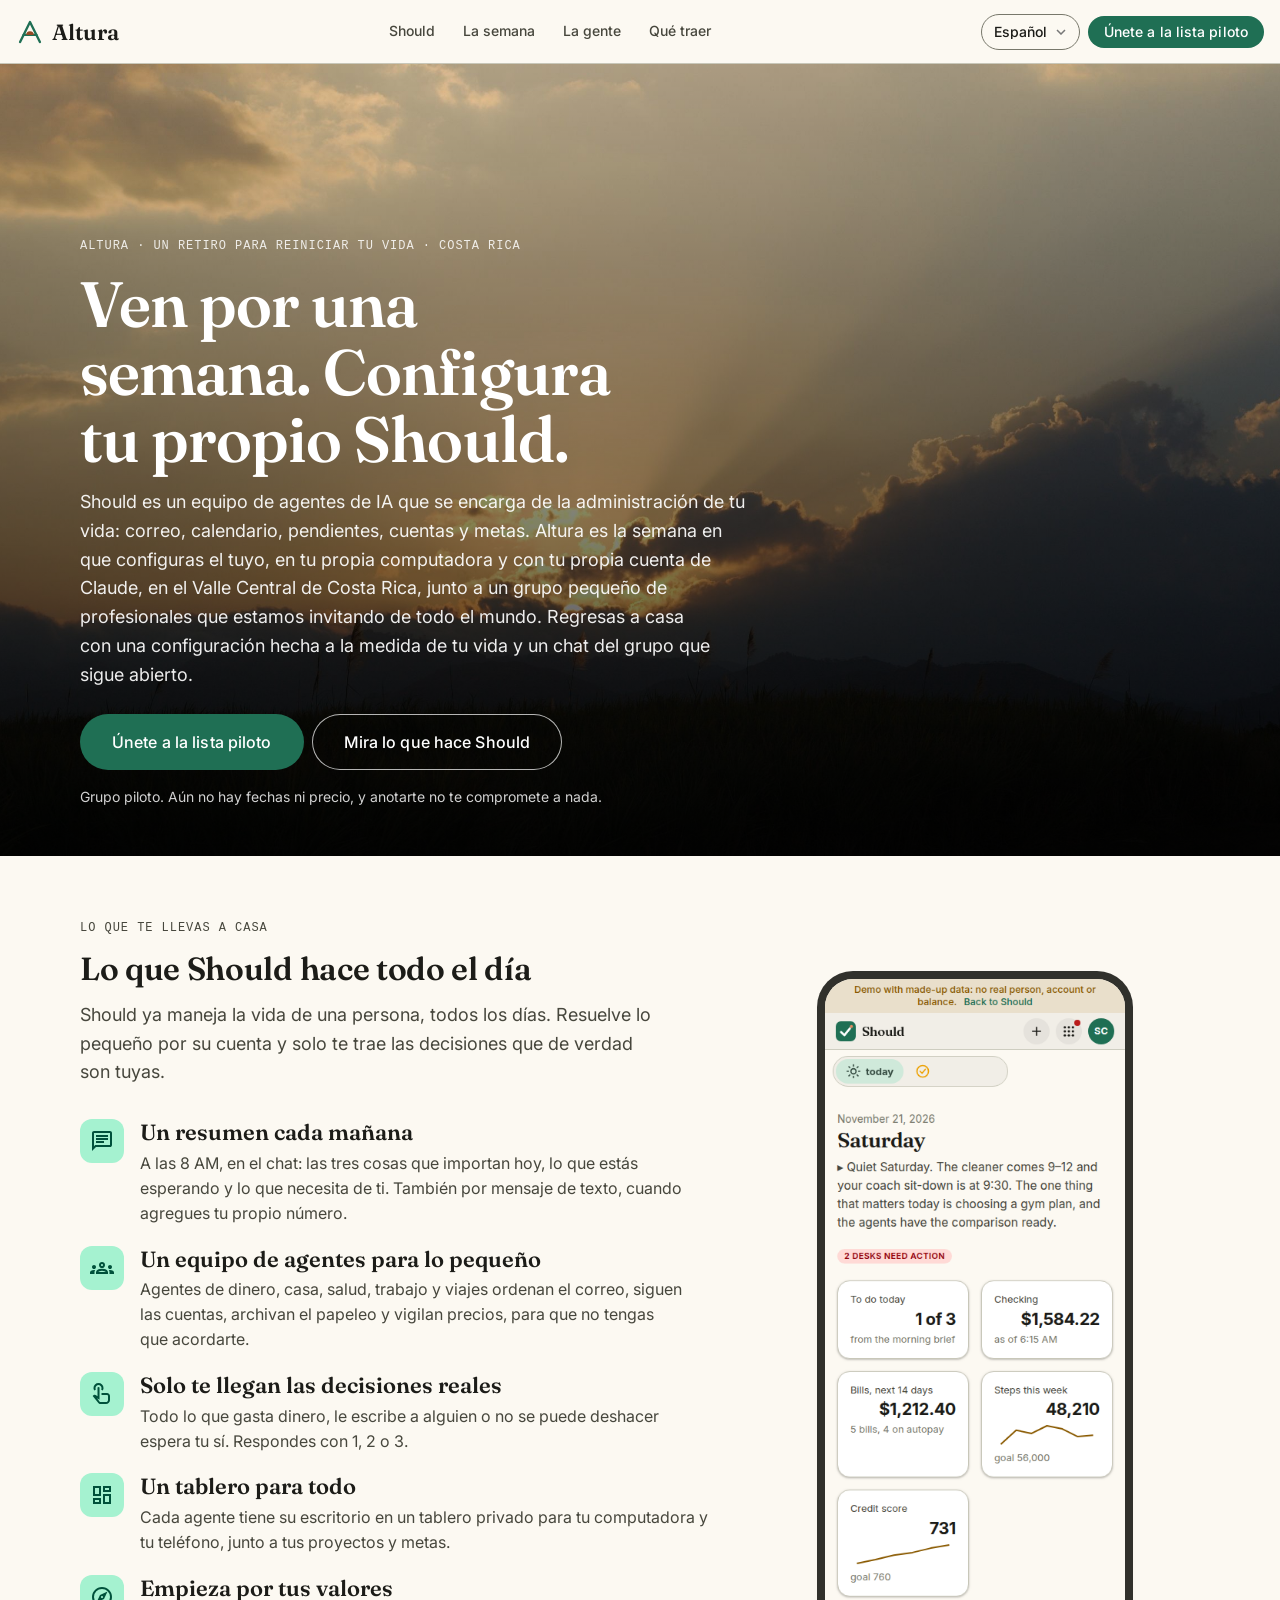
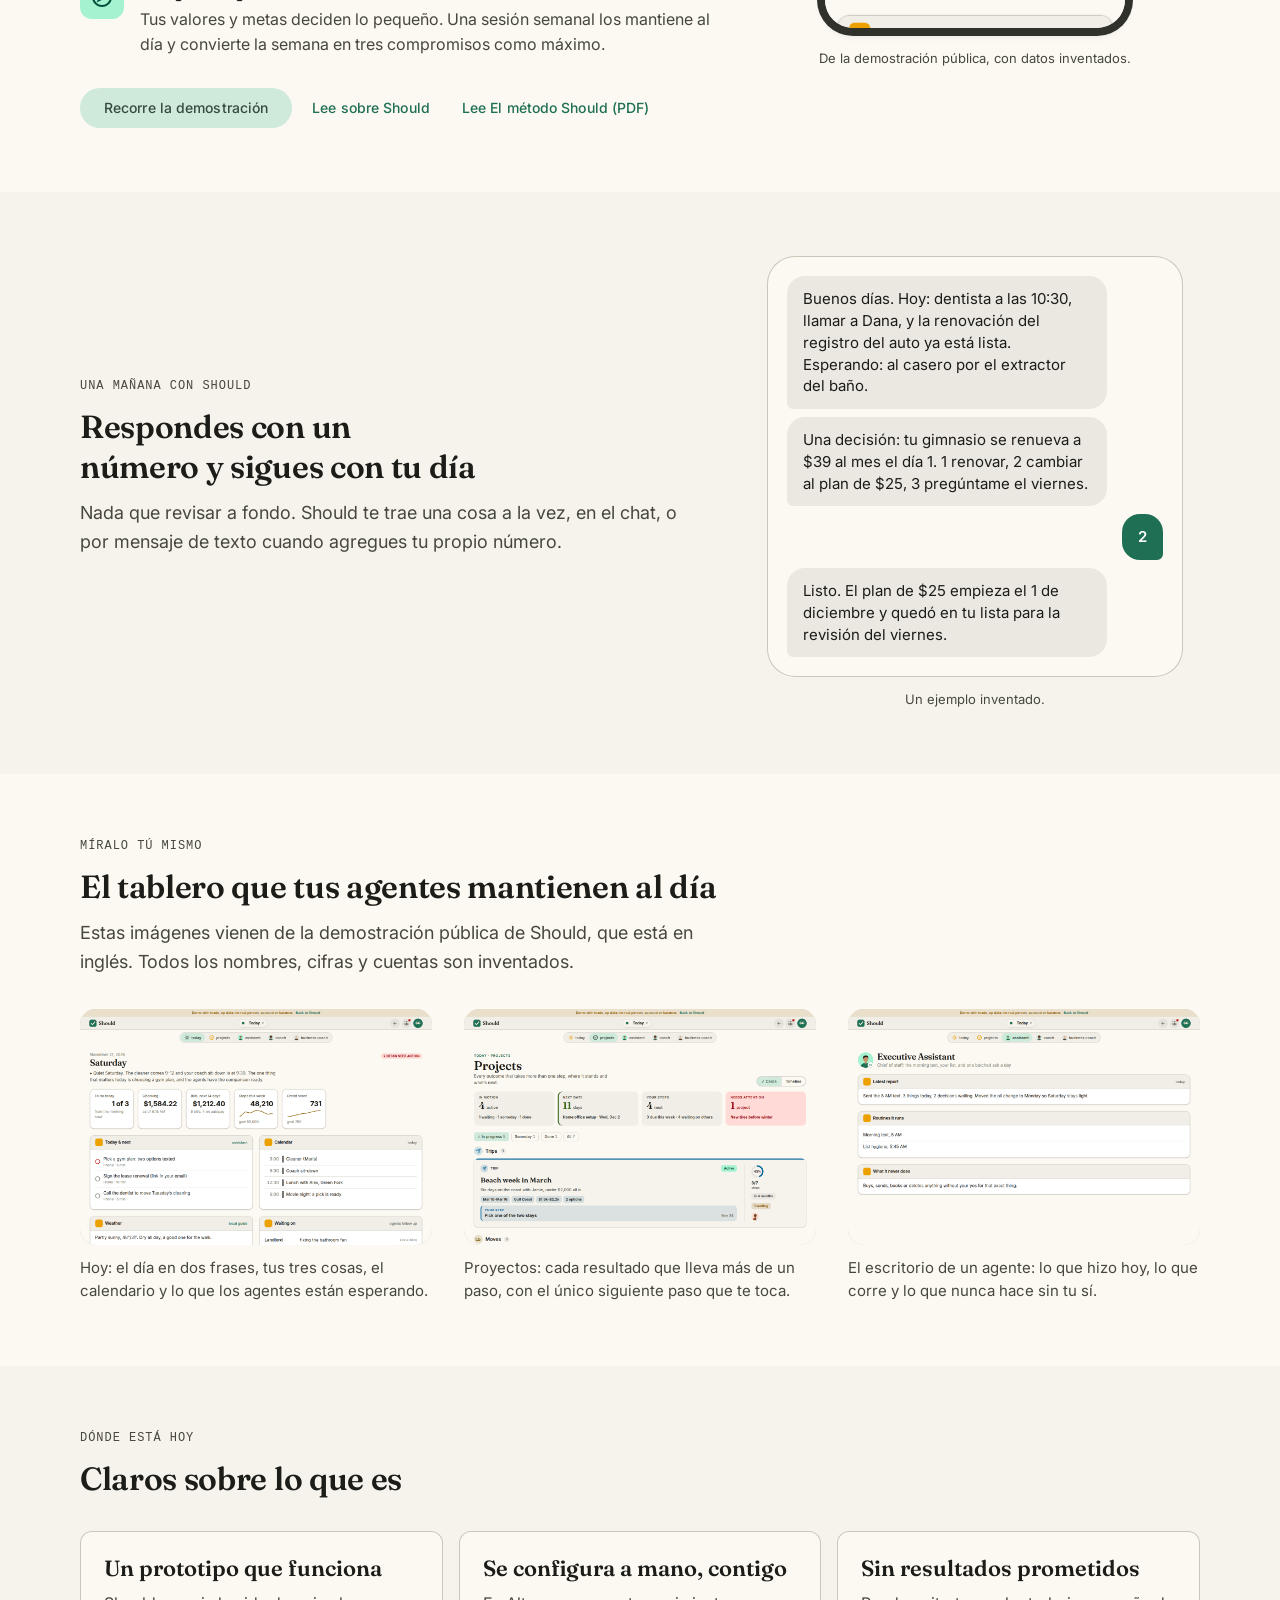
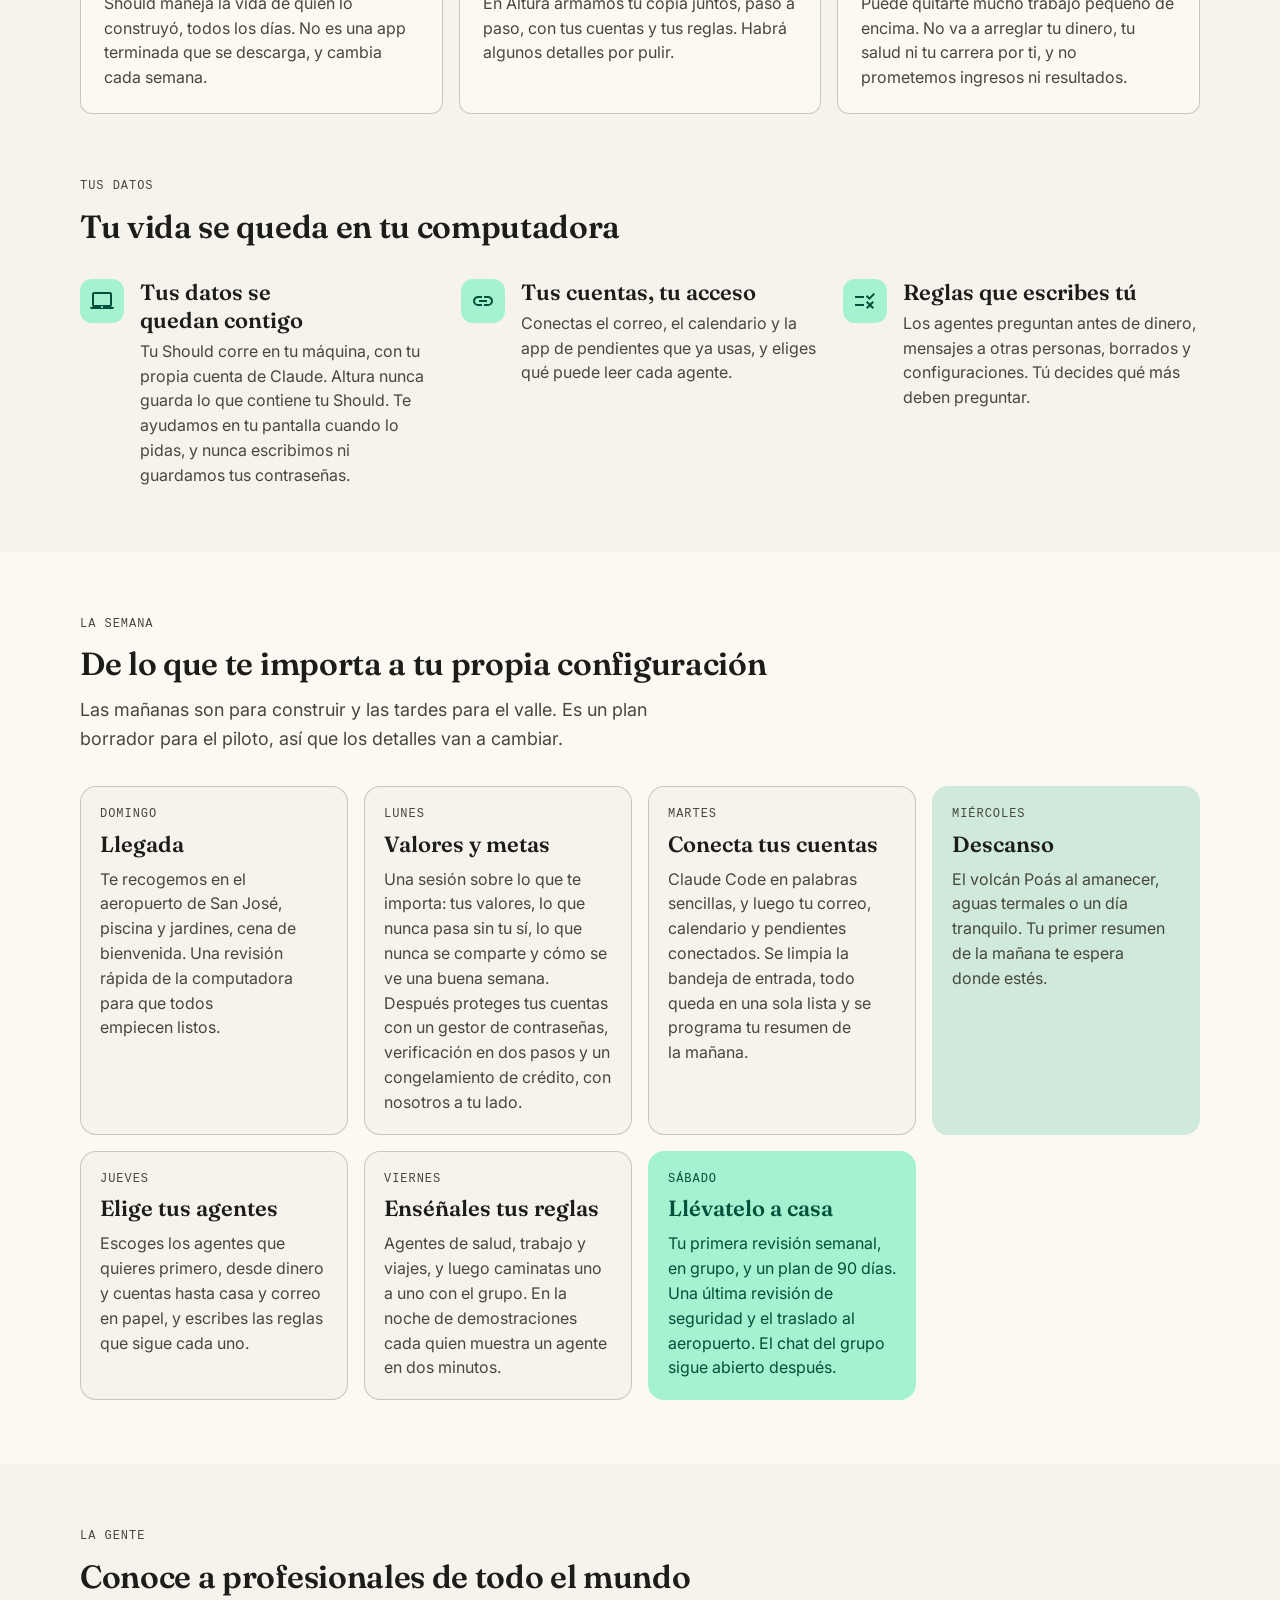
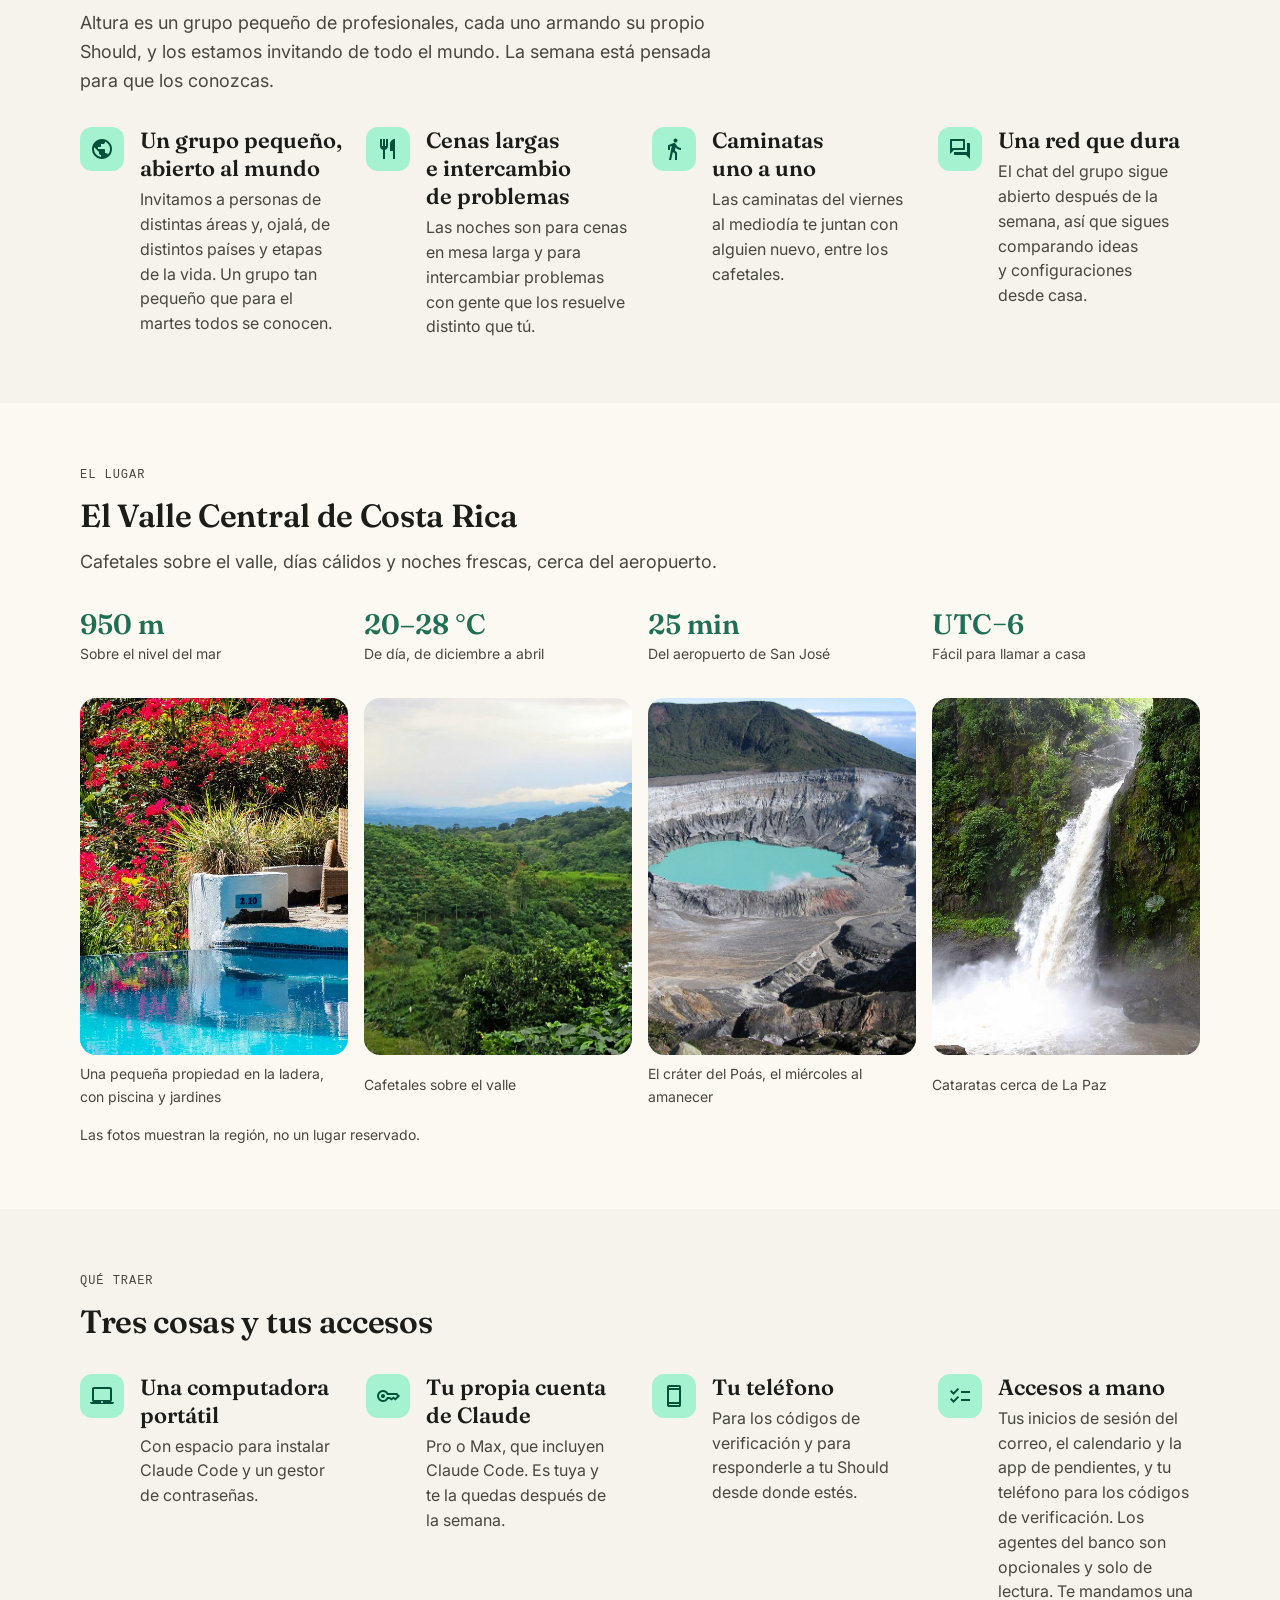
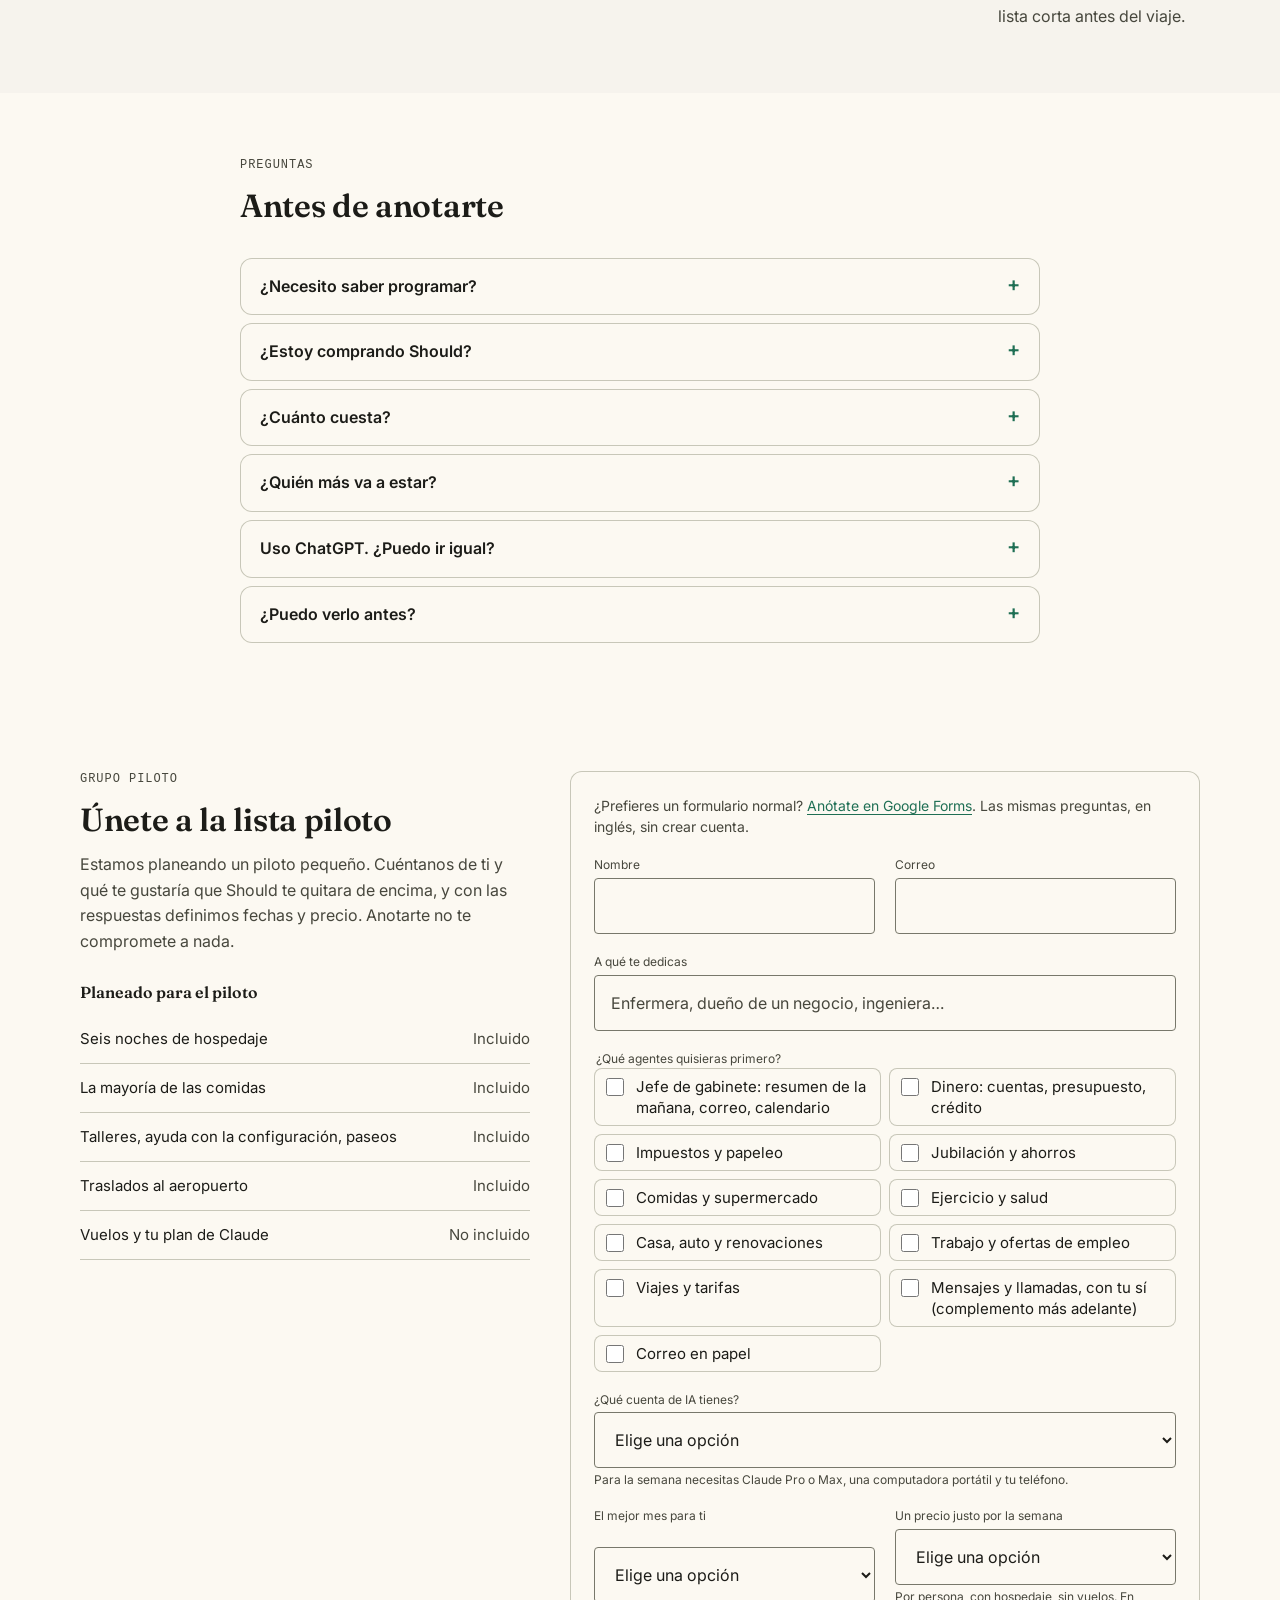
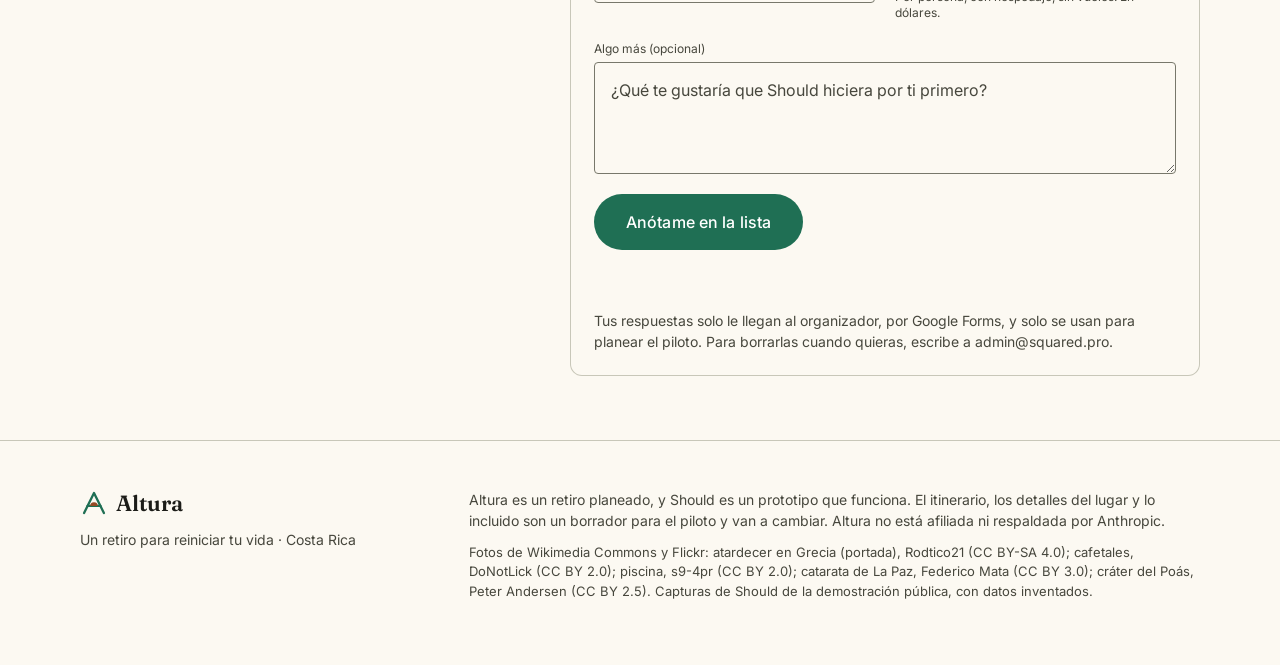
<file: es/index.html>
<!doctype html>
<html lang="es-419" translate="no" class="notranslate" data-brand="should">
<head>
<meta charset="utf-8">
<meta name="viewport" content="width=device-width, initial-scale=1, viewport-fit=cover">
<script>(function(){const SUPPORTED = ["en", "es"];
const HTML_LANG = { en: "en", es: "es-419" };
const NAMES = { en: "English", es: "Español" };
const KEY = "ds-lang";

const ES_ZONES = new Set([
  "America/Costa_Rica", "America/Mexico_City", "America/Monterrey", "America/Merida", "America/Cancun", "America/Chihuahua",
  "America/Tijuana", "America/Hermosillo", "America/Mazatlan", "America/Guatemala", "America/El_Salvador", "America/Tegucigalpa",
  "America/Managua", "America/Panama", "America/Bogota", "America/Caracas", "America/Lima", "America/Guayaquil", "America/La_Paz",
  "America/Santiago", "America/Asuncion", "America/Montevideo", "America/Argentina/Buenos_Aires", "America/Argentina/Cordoba",
  "America/Argentina/Mendoza", "America/Santo_Domingo", "America/Havana", "America/Puerto_Rico", "Europe/Madrid", "Atlantic/Canary",
]);

const ok = (l) => (l && SUPPORTED.includes(l) ? l : null);
const short = (l) => String(l || "").toLowerCase().split(/[-_]/)[0];

function store(lang) {
  try { lang ? localStorage.setItem(KEY, lang) : localStorage.removeItem(KEY); } catch (e) {  }
}
function stored() {
  try { return localStorage.getItem(KEY); } catch (e) { return null; }
}

function pickLang({ fallback = "en", url = globalThis.location, doc = globalThis.document, nav = globalThis.navigator } = {}) {
  if (url) {
    const seg = url.pathname.split("/").map(short).find((s) => SUPPORTED.includes(s));
    const q = ok(short(new URLSearchParams(url.search).get("lang")));
    if (q) return q;
    if (seg) return seg;
  }
  const mine = ok(stored());
  if (mine) return mine;
  const hint = ok(short(doc?.querySelector('meta[name="lang-hint"]')?.content));
  if (hint) return hint;
  for (const l of nav?.languages || [nav?.language]) { const s = ok(short(l)); if (s) return s; }
  try { if (ES_ZONES.has(Intl.DateTimeFormat().resolvedOptions().timeZone)) return "es"; } catch (e) {  }
  return fallback;
}

function applyLang(lang, doc = globalThis.document) {
  const root = doc.documentElement;
  root.lang = HTML_LANG[lang] || lang;
  root.setAttribute("translate", "no");
  root.classList.add("notranslate");
}

function t(dict, key, vars) {
  let v = key.split(".").reduce((o, k) => (o == null ? o : o[k]), dict);
  if (v == null) { console.warn(`i18n: missing "${key}"`); return key; }
  if (typeof v === "string" && vars) v = v.replace(/\{(\w+)\}/g, (m, k) => (k in vars ? vars[k] : m));
  return v;
}

function translate(dict, root = globalThis.document) {
  root.querySelectorAll("[data-i18n]").forEach((el) => { el.textContent = t(dict, el.dataset.i18n); });
  root.querySelectorAll("[data-i18n-html]").forEach((el) => { el.innerHTML = t(dict, el.dataset.i18nHtml); });
  root.querySelectorAll("[data-i18n-attr]").forEach((el) => {
    el.dataset.i18nAttr.split(";").forEach((pair) => {
      const [attr, key] = pair.split(":").map((s) => s.trim());
      if (attr && key) el.setAttribute(attr, t(dict, key));
    });
  });
}

function langMenu(container, { current, label = "Language", onChange } = {}) {
  container.classList.add("ds-lang");
  container.innerHTML = `<label><span class="ds-lang-label">${label}</span><select aria-label="${label}">${SUPPORTED
    .map((l) => `<option value="${l}" lang="${HTML_LANG[l]}"${l === current ? " selected" : ""}>${NAMES[l]}</option>`)
    .join("")}</select></label>`;
  const sel = container.querySelector("select");
  sel.addEventListener("change", () => {
    const lang = sel.value;
    store(lang);
    try {
      const u = new URL(globalThis.location.href);
      u.searchParams.set("lang", lang);
      history.replaceState(null, "", u);
    } catch (e) {  }
    onChange?.(lang);
  });
  return { set(lang, newLabel) { sel.value = lang; if (newLabel) { sel.setAttribute("aria-label", newLabel); container.querySelector(".ds-lang-label").textContent = newLabel; } } };
}

function compareDicts(a, b, names = ["en", "es"]) {
  const out = [];
  const walk = (x, y, path) => {
    const tx = Array.isArray(x) ? "array" : typeof x, ty = Array.isArray(y) ? "array" : typeof y;
    if (y === undefined) return out.push(`${path}: missing in ${names[1]}`);
    if (x === undefined) return out.push(`${path}: missing in ${names[0]}`);
    if (tx !== ty) return out.push(`${path}: ${names[0]} is ${tx}, ${names[1]} is ${ty}`);
    if (tx === "array") {
      if (x.length !== y.length) out.push(`${path}: ${names[0]} has ${x.length} items, ${names[1]} has ${y.length}`);
      for (let i = 0; i < Math.max(x.length, y.length); i++) walk(x[i], y[i], `${path}[${i}]`);
    } else if (tx === "object" && x && y) {
      for (const k of new Set([...Object.keys(x), ...Object.keys(y)])) walk(x[k], y[k], path ? `${path}.${k}` : k);
    } else if (tx === "string") {
      if (!x.trim()) out.push(`${path}: empty in ${names[0]}`);
      if (!y.trim()) out.push(`${path}: empty in ${names[1]}`);
    }
  };
  walk(a, b, "");
  return out;
}

var want=pickLang();
try{var u=new URL(location.href),q=u.searchParams.get("lang");if(q==="en"||q==="es"){want=q;localStorage.setItem("ds-lang",q);u.searchParams.delete("lang");history.replaceState(null,"",u)}}catch(e){}if(want!=="es")location.replace("../"+location.search+location.hash);})();</script>
<title>Altura · La semana en que configuras tu propio Should</title>
<meta name="description" content="Altura es un retiro para reiniciar tu vida en el Valle Central de Costa Rica. En una semana configuras tu propio Should, un equipo de agentes de IA que se encarga de la administración de tu vida, en tu propia computadora y alrededor de tus metas.">
<meta name="google" content="notranslate">
<meta name="robots" content="noindex">
<meta name="theme-color" media="(prefers-color-scheme: light)" content="#f6f3ec">
<meta name="theme-color" media="(prefers-color-scheme: dark)" content="#121412">
<link rel="canonical" href="https://rodmjay.github.io/altura/es/">
<link rel="alternate" hreflang="en" href="https://rodmjay.github.io/altura/">
<link rel="alternate" hreflang="es-419" href="https://rodmjay.github.io/altura/es/">
<link rel="alternate" hreflang="x-default" href="https://rodmjay.github.io/altura/">
<meta property="og:title" content="Altura · La semana en que configuras tu propio Should">
<meta property="og:description" content="Altura es un retiro para reiniciar tu vida en el Valle Central de Costa Rica. En una semana configuras tu propio Should, un equipo de agentes de IA que se encarga de la administración de tu vida, en tu propia computadora y alrededor de tus metas.">
<meta property="og:type" content="website">
<meta property="og:url" content="https://rodmjay.github.io/altura/es/">
<meta property="og:image" content="https://rodmjay.github.io/altura/img/hero-grecia-sunset.jpg">
<meta property="og:locale" content="es_419">
<link rel="icon" href="data:image/svg+xml,%3Csvg xmlns='http://www.w3.org/2000/svg' viewBox='0 0 48 48'%3E%3Cpath d='M7 41 24 7 41 41M13 29h22' fill='none' stroke='%231f6f54' stroke-width='4' stroke-linejoin='round'/%3E%3Cpath d='M17.5 29a6.5 6.5 0 0 1 13 0z' fill='%23e88a60'/%3E%3C/svg%3E">
<link rel="preconnect" href="https://fonts.googleapis.com">
<link rel="preconnect" href="https://fonts.gstatic.com" crossorigin>
<link rel="stylesheet" href="https://fonts.googleapis.com/css2?family=Fraunces:opsz,wght@9..144,500;9..144,600&family=Inter:wght@400;500;600&display=swap">
<link rel="stylesheet" href="../ds/design-system.css">
<link rel="stylesheet" href="../home.css">
</head>
<body class="ds">
<a class="skip" href="#main">Ir al contenido</a>

<header class="bar">
  <a class="mark" href="#top" aria-label="Altura, volver arriba"><svg viewBox="0 0 48 48" aria-hidden="true"><path d="M7 41 24 7 41 41"/><path d="M13 29h22"/><path class="sun" d="M17.5 29a6.5 6.5 0 0 1 13 0z"/></svg><span>Altura</span></a>
  <nav aria-label="Secciones">
    <a href="#should">Should</a><a href="#week">La semana</a><a href="#people">La gente</a><a href="#bring">Qué traer</a>
  </nav>
  <div class="bar-end">
    <span class="ds-lang"><label><span class="ds-lang-label">Idioma</span><select id="lang" aria-label="Idioma" data-other="../"><option value="en" lang="en">English</option><option value="es" lang="es-419" selected>Español</option></select></label></span>
    <a class="ds-btn sm bar-join" href="#join">Únete a la lista piloto</a>
  </div>
</header>

<main id="main">
  <section class="hero" id="top">
    <img class="hero-img" src="../img/hero-grecia-sunset.jpg" alt="Atardecer entre las nubes sobre las colinas de Grecia, en el Valle Central de Costa Rica" fetchpriority="high">
    <div class="hero-copy ds-container">
      <p class="ds-overline">Altura · un retiro para reiniciar tu vida · Costa Rica</p>
      <h1>Ven por una semana. Configura tu propio Should.</h1>
      <p class="lede">Should es un equipo de agentes de IA que se encarga de la administración de tu vida: correo, calendario, pendientes, cuentas y metas. Altura es la semana en que configuras el tuyo, en tu propia computadora y con tu propia cuenta de Claude, en el Valle Central de Costa Rica, junto a un grupo pequeño de profesionales que estamos invitando de todo el mundo. Regresas a casa con una configuración hecha a la medida de tu vida y un chat del grupo que sigue abierto.</p>
      <div class="ds-row ctas">
        <a class="ds-btn lg" href="#join">Únete a la lista piloto</a>
        <a class="ds-btn outlined lg on-photo" href="#should">Mira lo que hace Should</a>
      </div>
      <p class="hero-status">Grupo piloto. Aún no hay fechas ni precio, y anotarte no te compromete a nada.</p>
    </div>
  </section>

  <section id="should">
    <div class="ds-container split">
      <div>
        <div class="head">
          <p class="ds-overline">Lo que te llevas a casa</p>
          <h2>Lo que Should hace todo el día</h2>
          <p class="ds-variant lede">Should ya maneja la vida de una persona, todos los días. Resuelve lo pequeño por su cuenta y solo te trae las decisiones que de verdad son tuyas.</p>
        </div>
        <ul class="points">
          <li><span class="ico" aria-hidden="true"><svg class="ds-icon" viewBox="0 -960 960 960" aria-hidden="true"><path d="M240-400h320v-80H240v80Zm0-120h480v-80H240v80Zm0-120h480v-80H240v80ZM80-80v-720q0-33 23.5-56.5T160-880h640q33 0 56.5 23.5T880-800v480q0 33-23.5 56.5T800-240H240L80-80Zm126-240h594v-480H160v525l46-45Zm-46 0v-480 480Z"/></svg></span><div><h3>Un resumen cada mañana</h3><p>A las 8 AM, en el chat: las tres cosas que importan hoy, lo que estás esperando y lo que necesita de ti. También por mensaje de texto, cuando agregues tu propio número.</p></div></li><li><span class="ico" aria-hidden="true"><svg class="ds-icon" viewBox="0 -960 960 960" aria-hidden="true"><path d="M0-240v-63q0-43 44-70t116-27q13 0 25 .5t23 2.5q-14 21-21 44t-7 48v65H0Zm240 0v-65q0-32 17.5-58.5T307-410q32-20 76.5-30t96.5-10q53 0 97.5 10t76.5 30q32 20 49 46.5t17 58.5v65H240Zm540 0v-65q0-26-6.5-49T754-397q11-2 22.5-2.5t23.5-.5q72 0 116 26.5t44 70.5v63H780Zm-455-80h311q-10-20-55.5-35T480-370q-55 0-100.5 15T325-320ZM160-440q-33 0-56.5-23.5T80-520q0-34 23.5-57t56.5-23q34 0 57 23t23 57q0 33-23 56.5T160-440Zm640 0q-33 0-56.5-23.5T720-520q0-34 23.5-57t56.5-23q34 0 57 23t23 57q0 33-23 56.5T800-440Zm-320-40q-50 0-85-35t-35-85q0-51 35-85.5t85-34.5q51 0 85.5 34.5T600-600q0 50-34.5 85T480-480Zm0-80q17 0 28.5-11.5T520-600q0-17-11.5-28.5T480-640q-17 0-28.5 11.5T440-600q0 17 11.5 28.5T480-560Zm1 240Zm-1-280Z"/></svg></span><div><h3>Un equipo de agentes para lo pequeño</h3><p>Agentes de dinero, casa, salud, trabajo y viajes ordenan el correo, siguen las cuentas, archivan el papeleo y vigilan precios, para que no tengas que acordarte.</p></div></li><li><span class="ico" aria-hidden="true"><svg class="ds-icon" viewBox="0 -960 960 960" aria-hidden="true"><path d="M419-80q-28 0-52.5-12T325-126L107-403l19-20q20-21 48-25t52 11l74 45v-328q0-17 11.5-28.5T340-760q17 0 29 11.5t12 28.5v472l-97-60 104 133q6 7 14 11t17 4h221q33 0 56.5-23.5T720-240v-160q0-17-11.5-28.5T680-440H461v-80h219q50 0 85 35t35 85v160q0 66-47 113T640-80H419ZM167-620q-13-22-20-47.5t-7-52.5q0-83 58.5-141.5T340-920q83 0 141.5 58.5T540-720q0 27-7 52.5T513-620l-69-40q8-14 12-28.5t4-31.5q0-50-35-85t-85-35q-50 0-85 35t-35 85q0 17 4 31.5t12 28.5l-69 40Zm335 280Z"/></svg></span><div><h3>Solo te llegan las decisiones reales</h3><p>Todo lo que gasta dinero, le escribe a alguien o no se puede deshacer espera tu sí. Respondes con 1, 2 o 3.</p></div></li><li><span class="ico" aria-hidden="true"><svg class="ds-icon" viewBox="0 -960 960 960" aria-hidden="true"><path d="M520-600v-240h320v240H520ZM120-440v-400h320v400H120Zm400 320v-400h320v400H520Zm-400 0v-240h320v240H120Zm80-400h160v-240H200v240Zm400 320h160v-240H600v240Zm0-480h160v-80H600v80ZM200-200h160v-80H200v80Zm160-320Zm240-160Zm0 240ZM360-280Z"/></svg></span><div><h3>Un tablero para todo</h3><p>Cada agente tiene su escritorio en un tablero privado para tu computadora y tu teléfono, junto a tus proyectos y metas.</p></div></li><li><span class="ico" aria-hidden="true"><svg class="ds-icon" viewBox="0 -960 960 960" aria-hidden="true"><path d="m260-260 300-140 140-300-300 140-140 300Zm220-180q-17 0-28.5-11.5T440-480q0-17 11.5-28.5T480-520q17 0 28.5 11.5T520-480q0 17-11.5 28.5T480-440Zm0 360q-83 0-156-31.5T197-197q-54-54-85.5-127T80-480q0-83 31.5-156T197-763q54-54 127-85.5T480-880q83 0 156 31.5T763-763q54 54 85.5 127T880-480q0 83-31.5 156T763-197q-54 54-127 85.5T480-80Zm0-80q134 0 227-93t93-227q0-134-93-227t-227-93q-134 0-227 93t-93 227q0 134 93 227t227 93Zm0-320Z"/></svg></span><div><h3>Empieza por tus valores</h3><p>Tus valores y metas deciden lo pequeño. Una sesión semanal los mantiene al día y convierte la semana en tres compromisos como máximo.</p></div></li>
        </ul>
        <div class="ds-row links">
          <a class="ds-btn tonal" href="https://rodmjay.github.io/should/demo/" rel="noopener">Recorre la demostración</a>
          <a class="ds-btn text" href="https://rodmjay.github.io/should/" rel="noopener">Lee sobre Should</a>
          <a class="ds-btn text" href="https://rodmjay.github.io/should/ebook/should-way.es.pdf" rel="noopener">Lee El método Should (PDF)</a>
        </div>
      </div>
      <figure class="phone-shot">
        <img src="../img/should/today-phone.png" width="390" height="844" alt="La página Hoy de Should en un teléfono" loading="lazy">
        <figcaption>De la demostración pública, con datos inventados.</figcaption>
      </figure>
    </div>
  </section>

  <section class="band" id="day">
    <div class="ds-container split">
      <div class="head">
        <p class="ds-overline">Una mañana con Should</p>
        <h2>Respondes con un número y sigues con tu día</h2>
        <p class="ds-variant lede">Nada que revisar a fondo. Should te trae una cosa a la vez, en el chat, o por mensaje de texto cuando agregues tu propio número.</p>
      </div>
      <figure class="chat" aria-label="Ejemplo de conversación">
        <ol>
          <li class="msg in">Buenos días. Hoy: dentista a las 10:30, llamar a Dana, y la renovación del registro del auto ya está lista. Esperando: al casero por el extractor del baño.</li><li class="msg in">Una decisión: tu gimnasio se renueva a $39 al mes el día 1. 1 renovar, 2 cambiar al plan de $25, 3 pregúntame el viernes.</li><li class="msg out">2</li><li class="msg in">Listo. El plan de $25 empieza el 1 de diciembre y quedó en tu lista para la revisión del viernes.</li>
        </ol>
        <figcaption>Un ejemplo inventado.</figcaption>
      </figure>
    </div>
  </section>

  <section id="shots">
    <div class="ds-container">
      <div class="head">
        <p class="ds-overline">Míralo tú mismo</p>
        <h2>El tablero que tus agentes mantienen al día</h2>
        <p class="ds-variant lede">Estas imágenes vienen de la demostración pública de Should, que está en inglés. Todos los nombres, cifras y cuentas son inventados.</p>
      </div>
      <div class="shots">
        <figure class="shot"><a href="https://rodmjay.github.io/should/demo/" rel="noopener"><img src="../img/should/today.png" width="1280" height="860" alt="La página Hoy de Should: un resumen corto del día, tarjetas de pendientes, cuenta corriente, cuentas por pagar, pasos y puntaje de crédito, los pendientes de hoy y el calendario" loading="lazy"></a><figcaption>Hoy: el día en dos frases, tus tres cosas, el calendario y lo que los agentes están esperando.</figcaption></figure><figure class="shot"><a href="https://rodmjay.github.io/should/demo/" rel="noopener"><img src="../img/should/projects.png" width="1280" height="860" alt="La página Proyectos de Should: cuatro proyectos en marcha, la próxima fecha, tus próximos pasos y la tarjeta de un viaje con el único paso que te toca" loading="lazy"></a><figcaption>Proyectos: cada resultado que lleva más de un paso, con el único siguiente paso que te toca.</figcaption></figure><figure class="shot"><a href="https://rodmjay.github.io/should/demo/" rel="noopener"><img src="../img/should/desk.png" width="1280" height="860" alt="El escritorio del Asistente Ejecutivo en Should: su último reporte, las rutinas que corre y lo que nunca hace" loading="lazy"></a><figcaption>El escritorio de un agente: lo que hizo hoy, lo que corre y lo que nunca hace sin tu sí.</figcaption></figure>
      </div>
    </div>
  </section>

  <section class="band" id="stage">
    <div class="ds-container">
      <div class="head">
        <p class="ds-overline">Dónde está hoy</p>
        <h2>Claros sobre lo que es</h2>
      </div>
      <ul class="cards three">
        <li class="ds-card outlined"><h3>Un prototipo que funciona</h3><p>Should maneja la vida de quien lo construyó, todos los días. No es una app terminada que se descarga, y cambia cada semana.</p></li><li class="ds-card outlined"><h3>Se configura a mano, contigo</h3><p>En Altura armamos tu copia juntos, paso a paso, con tus cuentas y tus reglas. Habrá algunos detalles por pulir.</p></li><li class="ds-card outlined"><h3>Sin resultados prometidos</h3><p>Puede quitarte mucho trabajo pequeño de encima. No va a arreglar tu dinero, tu salud ni tu carrera por ti, y no prometemos ingresos ni resultados.</p></li>
      </ul>
      <div class="head yours-head">
        <p class="ds-overline">Tus datos</p>
        <h2>Tu vida se queda en tu computadora</h2>
      </div>
      <ul class="points cols">
        <li><span class="ico" aria-hidden="true"><svg class="ds-icon" viewBox="0 -960 960 960" aria-hidden="true"><path d="M80-160q-33 0-56.5-23.5T0-240h160q-33 0-56.5-23.5T80-320v-440q0-33 23.5-56.5T160-840h640q33 0 56.5 23.5T880-760v440q0 33-23.5 56.5T800-240h160q0 33-23.5 56.5T880-160H80Zm400-40q17 0 28.5-11.5T520-240q0-17-11.5-28.5T480-280q-17 0-28.5 11.5T440-240q0 17 11.5 28.5T480-200ZM160-320h640v-440H160v440Zm0 0v-440 440Z"/></svg></span><div><h3>Tus datos se quedan contigo</h3><p>Tu Should corre en tu máquina, con tu propia cuenta de Claude. Altura nunca guarda lo que contiene tu Should. Te ayudamos en tu pantalla cuando lo pidas, y nunca escribimos ni guardamos tus contraseñas.</p></div></li><li><span class="ico" aria-hidden="true"><svg class="ds-icon" viewBox="0 -960 960 960" aria-hidden="true"><path d="M440-280H280q-83 0-141.5-58.5T80-480q0-83 58.5-141.5T280-680h160v80H280q-50 0-85 35t-35 85q0 50 35 85t85 35h160v80ZM320-440v-80h320v80H320Zm200 160v-80h160q50 0 85-35t35-85q0-50-35-85t-85-35H520v-80h160q83 0 141.5 58.5T880-480q0 83-58.5 141.5T680-280H520Z"/></svg></span><div><h3>Tus cuentas, tu acceso</h3><p>Conectas el correo, el calendario y la app de pendientes que ya usas, y eliges qué puede leer cada agente.</p></div></li><li><span class="ico" aria-hidden="true"><svg class="ds-icon" viewBox="0 -960 960 960" aria-hidden="true"><path d="m576-160-56-56 104-104-104-104 56-56 104 104 104-104 56 56-104 104 104 104-56 56-104-104-104 104Zm79-360L513-662l56-56 85 85 170-170 56 57-225 226ZM80-280v-80h360v80H80Zm0-320v-80h360v80H80Z"/></svg></span><div><h3>Reglas que escribes tú</h3><p>Los agentes preguntan antes de dinero, mensajes a otras personas, borrados y configuraciones. Tú decides qué más deben preguntar.</p></div></li>
      </ul>
    </div>
  </section>

  <section id="week">
    <div class="ds-container">
      <div class="head">
        <p class="ds-overline">La semana</p>
        <h2>De lo que te importa a tu propia configuración</h2>
        <p class="ds-variant lede">Las mañanas son para construir y las tardes para el valle. Es un plan borrador para el piloto, así que los detalles van a cambiar.</p>
      </div>
      <ol class="days">
        <li class="day d0"><p class="ds-overline">Domingo</p><h3>Llegada</h3><p>Te recogemos en el aeropuerto de San José, piscina y jardines, cena de bienvenida. Una revisión rápida de la computadora para que todos empiecen listos.</p></li><li class="day d1"><p class="ds-overline">Lunes</p><h3>Valores y metas</h3><p>Una sesión sobre lo que te importa: tus valores, lo que nunca pasa sin tu sí, lo que nunca se comparte y cómo se ve una buena semana. Después proteges tus cuentas con un gestor de contraseñas, verificación en dos pasos y un congelamiento de crédito, con nosotros a tu lado.</p></li><li class="day d2"><p class="ds-overline">Martes</p><h3>Conecta tus cuentas</h3><p>Claude Code en palabras sencillas, y luego tu correo, calendario y pendientes conectados. Se limpia la bandeja de entrada, todo queda en una sola lista y se programa tu resumen de la mañana.</p></li><li class="day d3"><p class="ds-overline">Miércoles</p><h3>Descanso</h3><p>El volcán Poás al amanecer, aguas termales o un día tranquilo. Tu primer resumen de la mañana te espera donde estés.</p></li><li class="day d4"><p class="ds-overline">Jueves</p><h3>Elige tus agentes</h3><p>Escoges los agentes que quieres primero, desde dinero y cuentas hasta casa y correo en papel, y escribes las reglas que sigue cada uno.</p></li><li class="day d5"><p class="ds-overline">Viernes</p><h3>Enséñales tus reglas</h3><p>Agentes de salud, trabajo y viajes, y luego caminatas uno a uno con el grupo. En la noche de demostraciones cada quien muestra un agente en dos minutos.</p></li><li class="day d6"><p class="ds-overline">Sábado</p><h3>Llévatelo a casa</h3><p>Tu primera revisión semanal, en grupo, y un plan de 90 días. Una última revisión de seguridad y el traslado al aeropuerto. El chat del grupo sigue abierto después.</p></li>
      </ol>
    </div>
  </section>

  <section class="band" id="people">
    <div class="ds-container">
      <div class="head">
        <p class="ds-overline">La gente</p>
        <h2>Conoce a profesionales de todo el mundo</h2>
        <p class="ds-variant lede">Altura es un grupo pequeño de profesionales, cada uno armando su propio Should, y los estamos invitando de todo el mundo. La semana está pensada para que los conozcas.</p>
      </div>
      <ul class="points cols four">
        <li><span class="ico" aria-hidden="true"><svg class="ds-icon" viewBox="0 -960 960 960" aria-hidden="true"><path d="M480-80q-83 0-156-31.5T197-197q-54-54-85.5-127T80-480q0-83 31.5-156T197-763q54-54 127-85.5T480-880q83 0 156 31.5T763-763q54 54 85.5 127T880-480q0 83-31.5 156T763-197q-54 54-127 85.5T480-80Zm-40-82v-78q-33 0-56.5-23.5T360-320v-40L168-552q-3 18-5.5 36t-2.5 36q0 121 79.5 212T440-162Zm276-102q20-22 36-47.5t26.5-53q10.5-27.5 16-56.5t5.5-59q0-98-54.5-179T600-776v16q0 33-23.5 56.5T520-680h-80v80q0 17-11.5 28.5T400-560h-80v80h240q17 0 28.5 11.5T600-440v120h40q26 0 47 15.5t29 40.5Z"/></svg></span><div><h3>Un grupo pequeño, abierto al mundo</h3><p>Invitamos a personas de distintas áreas y, ojalá, de distintos países y etapas de la vida. Un grupo tan pequeño que para el martes todos se conocen.</p></div></li><li><span class="ico" aria-hidden="true"><svg class="ds-icon" viewBox="0 -960 960 960" aria-hidden="true"><path d="M280-80v-366q-51-14-85.5-56T160-600v-280h80v280h40v-280h80v280h40v-280h80v280q0 56-34.5 98T360-446v366h-80Zm400 0v-320H560v-280q0-83 58.5-141.5T760-880v800h-80Z"/></svg></span><div><h3>Cenas largas e intercambio de problemas</h3><p>Las noches son para cenas en mesa larga y para intercambiar problemas con gente que los resuelve distinto que tú.</p></div></li><li><span class="ico" aria-hidden="true"><svg class="ds-icon" viewBox="0 -960 960 960" aria-hidden="true"><path d="m280-40 112-564-72 28v136h-80v-188l202-86q14-6 29.5-7t29.5 4q14 5 26.5 14t20.5 23l40 64q26 42 70.5 69T760-520v80q-70 0-125-29t-94-74l-25 123 84 80v300h-80v-260l-84-64-72 324h-84Zm260-700q-33 0-56.5-23.5T460-820q0-33 23.5-56.5T540-900q33 0 56.5 23.5T620-820q0 33-23.5 56.5T540-740Z"/></svg></span><div><h3>Caminatas uno a uno</h3><p>Las caminatas del viernes al mediodía te juntan con alguien nuevo, entre los cafetales.</p></div></li><li><span class="ico" aria-hidden="true"><svg class="ds-icon" viewBox="0 -960 960 960" aria-hidden="true"><path d="M280-240q-17 0-28.5-11.5T240-280v-80h520v-360h80q17 0 28.5 11.5T880-680v600L720-240H280ZM80-280v-560q0-17 11.5-28.5T120-880h520q17 0 28.5 11.5T680-840v360q0 17-11.5 28.5T640-440H240L80-280Zm520-240v-280H160v280h440Zm-440 0v-280 280Z"/></svg></span><div><h3>Una red que dura</h3><p>El chat del grupo sigue abierto después de la semana, así que sigues comparando ideas y configuraciones desde casa.</p></div></li>
      </ul>
    </div>
  </section>

  <section id="place">
    <div class="ds-container">
      <div class="head">
        <p class="ds-overline">El lugar</p>
        <h2>El Valle Central de Costa Rica</h2>
        <p class="ds-variant lede">Cafetales sobre el valle, días cálidos y noches frescas, cerca del aeropuerto.</p>
      </div>
      <dl class="facts">
        <div><dt>Sobre el nivel del mar</dt><dd>950 m</dd></div><div><dt>De día, de diciembre a abril</dt><dd>20–28 °C</dd></div><div><dt>Del aeropuerto de San José</dt><dd>25 min</dd></div><div><dt>Fácil para llamar a casa</dt><dd>UTC−6</dd></div>
      </dl>
      <div class="photos">
        <figure class="p0"><img src="../img/pool.jpg" alt="Piscina infinita bordeada de buganvilias rojas en el Valle Central de Costa Rica" loading="lazy"><figcaption>Una pequeña propiedad en la ladera, con piscina y jardines</figcaption></figure><figure class="p1"><img src="../img/coffee-hills.jpg" alt="Cafetales verdes que bajan hacia el Valle Central de Costa Rica, con montañas azules al fondo" loading="lazy"><figcaption>Cafetales sobre el valle</figcaption></figure><figure class="p2"><img src="../img/poas.jpg" alt="La laguna turquesa del cráter del volcán Poás" loading="lazy"><figcaption>El cráter del Poás, el miércoles al amanecer</figcaption></figure><figure class="p3"><img src="../img/waterfall.jpg" alt="Una catarata alta en el bosque lluvioso cerca de La Paz" loading="lazy"><figcaption>Cataratas cerca de La Paz</figcaption></figure>
      </div>
      <p class="small">Las fotos muestran la región, no un lugar reservado.</p>
    </div>
  </section>

  <section class="band" id="bring">
    <div class="ds-container">
      <div class="head">
        <p class="ds-overline">Qué traer</p>
        <h2>Tres cosas y tus accesos</h2>
      </div>
      <ul class="points cols four">
        <li><span class="ico" aria-hidden="true"><svg class="ds-icon" viewBox="0 -960 960 960" aria-hidden="true"><path d="M80-160q-33 0-56.5-23.5T0-240h160q-33 0-56.5-23.5T80-320v-440q0-33 23.5-56.5T160-840h640q33 0 56.5 23.5T880-760v440q0 33-23.5 56.5T800-240h160q0 33-23.5 56.5T880-160H80Zm400-40q17 0 28.5-11.5T520-240q0-17-11.5-28.5T480-280q-17 0-28.5 11.5T440-240q0 17 11.5 28.5T480-200ZM160-320h640v-440H160v440Zm0 0v-440 440Z"/></svg></span><div><h3>Una computadora portátil</h3><p>Con espacio para instalar Claude Code y un gestor de contraseñas.</p></div></li><li><span class="ico" aria-hidden="true"><svg class="ds-icon" viewBox="0 -960 960 960" aria-hidden="true"><path d="M280-400q-33 0-56.5-23.5T200-480q0-33 23.5-56.5T280-560q33 0 56.5 23.5T360-480q0 33-23.5 56.5T280-400Zm0 160q-100 0-170-70T40-480q0-100 70-170t170-70q67 0 121.5 33t86.5 87h352l120 120-180 180-80-60-80 60-85-60h-47q-32 54-86.5 87T280-240Zm0-80q56 0 98.5-34t56.5-86h125l58 41 82-61 71 55 75-75-40-40H435q-14-52-56.5-86T280-640q-66 0-113 47t-47 113q0 66 47 113t113 47Z"/></svg></span><div><h3>Tu propia cuenta de Claude</h3><p>Pro o Max, que incluyen Claude Code. Es tuya y te la quedas después de la semana.</p></div></li><li><span class="ico" aria-hidden="true"><svg class="ds-icon" viewBox="0 -960 960 960" aria-hidden="true"><path d="M280-40q-33 0-56.5-23.5T200-120v-720q0-33 23.5-56.5T280-920h400q33 0 56.5 23.5T760-840v720q0 33-23.5 56.5T680-40H280Zm0-120v40h400v-40H280Zm0-80h400v-480H280v480Zm0-560h400v-40H280v40Zm0 0v-40 40Zm0 640v40-40Z"/></svg></span><div><h3>Tu teléfono</h3><p>Para los códigos de verificación y para responderle a tu Should desde donde estés.</p></div></li><li><span class="ico" aria-hidden="true"><svg class="ds-icon" viewBox="0 -960 960 960" aria-hidden="true"><path d="M222-200 80-342l56-56 85 85 170-170 56 57-225 226Zm0-320L80-662l56-56 85 85 170-170 56 57-225 226Zm298 240v-80h360v80H520Zm0-320v-80h360v80H520Z"/></svg></span><div><h3>Accesos a mano</h3><p>Tus inicios de sesión del correo, el calendario y la app de pendientes, y tu teléfono para los códigos de verificación. Los agentes del banco son opcionales y solo de lectura. Te mandamos una lista corta antes del viaje.</p></div></li>
      </ul>
    </div>
  </section>

  <section id="faq">
    <div class="ds-container narrow">
      <div class="head">
        <p class="ds-overline">Preguntas</p>
        <h2>Antes de anotarte</h2>
      </div>
      <div class="faq">
        <details><summary>¿Necesito saber programar?</summary><p>No. Le escribes a Claude en palabras sencillas, y hacemos la configuración contigo, paso a paso.</p></details><details><summary>¿Estoy comprando Should?</summary><p>No. Should es un prototipo que funciona. En Altura configuras tu propia copia del mismo enfoque en tu computadora y tus cuentas, y nada tuyo corre de nuestro lado.</p></details><details><summary>¿Cuánto cuesta?</summary><p>Aún no hay fechas ni precio; la lista piloto nos ayuda a definirlos. Tu plan de Claude es aparte y se le paga a Anthropic.</p></details><details><summary>¿Quién más va a estar?</summary><p>Un grupo pequeño de profesionales de distintas áreas y, ojalá, de distintos países. La lista piloto nos ayuda a formar el grupo, y sabrás quién viene antes de viajar.</p></details><details><summary>Uso ChatGPT. ¿Puedo ir igual?</summary><p>Should está hecho hoy sobre Claude y Claude Code, así que para la semana necesitas una cuenta Claude Pro o Max.</p></details><details><summary>¿Puedo verlo antes?</summary><p>Sí. La demostración pública muestra el tablero con datos inventados, y la página de Should explica cómo funciona.</p></details>
      </div>
    </div>
  </section>

  <section id="join">
    <div class="ds-container join">
      <div class="join-intro">
        <p class="ds-overline">Grupo piloto</p>
        <h2>Únete a la lista piloto</h2>
        <p class="ds-variant">Estamos planeando un piloto pequeño. Cuéntanos de ti y qué te gustaría que Should te quitara de encima, y con las respuestas definimos fechas y precio. Anotarte no te compromete a nada.</p>
        <h3 class="inc-title">Planeado para el piloto</h3>
        <ul class="included">
          <li><span>Seis noches de hospedaje</span><span>Incluido</span></li><li><span>La mayoría de las comidas</span><span>Incluido</span></li><li><span>Talleres, ayuda con la configuración, paseos</span><span>Incluido</span></li><li><span>Traslados al aeropuerto</span><span>Incluido</span></li><li><span>Vuelos y tu plan de Claude</span><span>No incluido</span></li>
        </ul>
      </div>
      <div class="ds-card outlined form-card">
        <form id="signup" novalidate data-sending="Enviando…" data-need-name="Primero escribe tu nombre y tu correo." data-bad-email="Ese correo no parece correcto." data-failed="No se pudo enviar. Inténtalo de nuevo o usa el enlace de Google Forms de arriba.">
          <p class="small alt-link">¿Prefieres un formulario normal? <a href="https://docs.google.com/forms/d/1fXPf_z4kVkfukXg2xg78lBzH7sfH8WV1RGz1lqXXSQc/viewform" rel="noopener">Anótate en Google Forms</a>. Las mismas preguntas, en inglés, sin crear cuenta.</p>
          <div class="row2">
            <label class="ds-field"><span class="ds-field-label">Nombre</span><input class="ds-input" id="f-name" name="name" type="text" autocomplete="name" required></label>
            <label class="ds-field"><span class="ds-field-label">Correo</span><input class="ds-input" id="f-email" name="email" type="email" autocomplete="email" required></label>
          </div>
          <label class="ds-field"><span class="ds-field-label">A qué te dedicas</span><input class="ds-input" id="f-role" name="role" type="text" placeholder="Enfermera, dueño de un negocio, ingeniera…" autocomplete="organization-title"></label>
          <fieldset class="agents">
            <legend class="ds-field-label">¿Qué agentes quisieras primero?</legend>
            <div class="checks">
              <label class="check"><input type="checkbox" name="goals" value="Chief of staff"><span>Jefe de gabinete: resumen de la mañana, correo, calendario</span></label><label class="check"><input type="checkbox" name="goals" value="Financial advisor"><span>Dinero: cuentas, presupuesto, crédito</span></label><label class="check"><input type="checkbox" name="goals" value="Tax guy"><span>Impuestos y papeleo</span></label><label class="check"><input type="checkbox" name="goals" value="Retirement planner"><span>Jubilación y ahorros</span></label><label class="check"><input type="checkbox" name="goals" value="Nutrition specialist"><span>Comidas y supermercado</span></label><label class="check"><input type="checkbox" name="goals" value="Personal trainer"><span>Ejercicio y salud</span></label><label class="check"><input type="checkbox" name="goals" value="House manager"><span>Casa, auto y renovaciones</span></label><label class="check"><input type="checkbox" name="goals" value="Career coach"><span>Trabajo y ofertas de empleo</span></label><label class="check"><input type="checkbox" name="goals" value="Travel agent"><span>Viajes y tarifas</span></label><label class="check"><input type="checkbox" name="goals" value="Receptionist"><span>Mensajes y llamadas, con tu sí (complemento más adelante)</span></label><label class="check"><input type="checkbox" name="goals" value="Mail clerk"><span>Correo en papel</span></label>
            </div>
          </fieldset>
          <label class="ds-field"><span class="ds-field-label">¿Qué cuenta de IA tienes?</span>
            <select class="ds-select" id="f-ai" name="ai"><option value="">Elige una opción</option><option value="Claude Pro or Max">Claude Pro o Max</option><option value="Claude (free)">Claude (gratis)</option><option value="ChatGPT / OpenAI">ChatGPT / OpenAI</option><option value="Both Claude and ChatGPT">Claude y ChatGPT</option><option value="None yet">Ninguna todavía</option></select>
            <span class="ds-supporting">Para la semana necesitas Claude Pro o Max, una computadora portátil y tu teléfono.</span></label>
          <div class="row2">
            <label class="ds-field"><span class="ds-field-label">El mejor mes para ti</span>
              <select class="ds-select" id="f-month" name="month"><option value="">Elige una opción</option><option value="Feb 2027">Febrero de 2027</option><option value="Mar 2027">Marzo de 2027</option><option value="Apr 2027">Abril de 2027</option><option value="May 2027">Mayo de 2027</option><option value="Any of these">Cualquiera de esos</option></select></label>
            <label class="ds-field"><span class="ds-field-label">Un precio justo por la semana</span>
              <select class="ds-select" id="f-price" name="price"><option value="">Elige una opción</option><option value="Under $2,000">Menos de $2,000</option><option value="$2,000–$3,000">$2,000–$3,000</option><option value="$3,000–$4,500">$3,000–$4,500</option><option value="Over $4,500">Más de $4,500</option><option value="Employer would pay">Lo pagaría mi empleador</option></select>
              <span class="ds-supporting">Por persona, con hospedaje, sin vuelos. En dólares.</span></label>
          </div>
          <label class="ds-field"><span class="ds-field-label">Algo más <span class="opt">(opcional)</span></span><textarea class="ds-textarea" id="f-note" name="note" rows="3" placeholder="¿Qué te gustaría que Should hiciera por ti primero?"></textarea></label>
          <div class="ds-row submit-row">
            <button class="ds-btn lg" id="f-submit" type="submit">Anótame en la lista</button>
          </div>
          <p class="status" id="f-status" role="status" aria-live="polite"></p>
          <p class="small">Tus respuestas solo le llegan al organizador, por Google Forms, y solo se usan para planear el piloto. Para borrarlas cuando quieras, escribe a admin@squared.pro.</p>
        </form>
        <div class="done" id="done" hidden tabindex="-1">
          <p class="ds-overline">Ya estás en la lista</p>
          <h3>Gracias.</h3>
          <p>Te escribiremos cuando estén las fechas del piloto.</p>
        </div>
      </div>
    </div>
  </section>
</main>

<footer class="foot">
  <div class="ds-container foot-grid">
    <div>
      <span class="mark"><svg viewBox="0 0 48 48" aria-hidden="true"><path d="M7 41 24 7 41 41"/><path d="M13 29h22"/><path class="sun" d="M17.5 29a6.5 6.5 0 0 1 13 0z"/></svg><span>Altura</span></span>
      <p class="small">Un retiro para reiniciar tu vida · Costa Rica</p>
    </div>
    <div>
      <p class="small">Altura es un retiro planeado, y Should es un prototipo que funciona. El itinerario, los detalles del lugar y lo incluido son un borrador para el piloto y van a cambiar. Altura no está afiliada ni respaldada por Anthropic.</p>
      <p class="small credits">Fotos de Wikimedia Commons y Flickr: atardecer en Grecia (portada), Rodtico21 (CC BY-SA 4.0); cafetales, DoNotLick (CC BY 2.0); piscina, s9-4pr (CC BY 2.0); catarata de La Paz, Federico Mata (CC BY 3.0); cráter del Poás, Peter Andersen (CC BY 2.5). Capturas de Should de la demostración pública, con datos inventados.</p>
    </div>
  </div>
</footer>
<script src="../home.js" defer></script>
</body>
</html>
</file>
<file: ds/design-system.css>
:root { color-scheme: light dark; }
[data-theme="light"] { color-scheme: light; }
[data-theme="dark"] { color-scheme: dark; }

:root {

  --md-ref-typeface-mono: "Geist Mono", ui-monospace, "SF Mono", Menlo, monospace;

  --md-sys-typescale-display-large-size: clamp(2.75rem, 2rem + 3vw, 3.5625rem);  --md-sys-typescale-display-large-line-height: 1.12;  --md-sys-typescale-display-large-weight: 700; --md-sys-typescale-display-large-tracking: -0.02em;
  --md-sys-typescale-display-medium-size: clamp(2.25rem, 1.8rem + 2vw, 2.8125rem); --md-sys-typescale-display-medium-line-height: 1.16; --md-sys-typescale-display-medium-weight: 700; --md-sys-typescale-display-medium-tracking: -0.015em;
  --md-sys-typescale-display-small-size: 2.25rem;     --md-sys-typescale-display-small-line-height: 1.22;   --md-sys-typescale-display-small-weight: 700;   --md-sys-typescale-display-small-tracking: -0.01em;
  --md-sys-typescale-headline-large-size: 2rem;       --md-sys-typescale-headline-large-line-height: 1.25;  --md-sys-typescale-headline-large-weight: 600;  --md-sys-typescale-headline-large-tracking: -0.01em;
  --md-sys-typescale-headline-medium-size: 1.75rem;   --md-sys-typescale-headline-medium-line-height: 1.29; --md-sys-typescale-headline-medium-weight: 600; --md-sys-typescale-headline-medium-tracking: -0.005em;
  --md-sys-typescale-headline-small-size: 1.5rem;     --md-sys-typescale-headline-small-line-height: 1.33;  --md-sys-typescale-headline-small-weight: 600;  --md-sys-typescale-headline-small-tracking: 0;
  --md-sys-typescale-title-large-size: 1.375rem;      --md-sys-typescale-title-large-line-height: 1.27;     --md-sys-typescale-title-large-weight: 600;     --md-sys-typescale-title-large-tracking: 0;
  --md-sys-typescale-title-medium-size: 1rem;         --md-sys-typescale-title-medium-line-height: 1.5;     --md-sys-typescale-title-medium-weight: 600;    --md-sys-typescale-title-medium-tracking: 0.009em;
  --md-sys-typescale-title-small-size: 0.875rem;      --md-sys-typescale-title-small-line-height: 1.43;     --md-sys-typescale-title-small-weight: 600;     --md-sys-typescale-title-small-tracking: 0.007em;
  --md-sys-typescale-body-large-size: 1rem;           --md-sys-typescale-body-large-line-height: 1.6;       --md-sys-typescale-body-large-weight: 400;      --md-sys-typescale-body-large-tracking: 0;
  --md-sys-typescale-body-medium-size: 0.875rem;      --md-sys-typescale-body-medium-line-height: 1.43;     --md-sys-typescale-body-medium-weight: 400;     --md-sys-typescale-body-medium-tracking: 0.0125em;
  --md-sys-typescale-body-small-size: 0.75rem;        --md-sys-typescale-body-small-line-height: 1.33;      --md-sys-typescale-body-small-weight: 400;      --md-sys-typescale-body-small-tracking: 0.025em;
  --md-sys-typescale-label-large-size: 0.875rem;      --md-sys-typescale-label-large-line-height: 1.43;     --md-sys-typescale-label-large-weight: 500;     --md-sys-typescale-label-large-tracking: 0.007em;
  --md-sys-typescale-label-medium-size: 0.75rem;      --md-sys-typescale-label-medium-line-height: 1.33;    --md-sys-typescale-label-medium-weight: 500;    --md-sys-typescale-label-medium-tracking: 0.04em;
  --md-sys-typescale-label-small-size: 0.6875rem;     --md-sys-typescale-label-small-line-height: 1.45;     --md-sys-typescale-label-small-weight: 500;     --md-sys-typescale-label-small-tracking: 0.045em;

  --ds-skin-1: #f6d7c3; --ds-skin-2: #e6b897; --ds-skin-3: #c98f6a;
  --ds-skin-4: #a46c4a; --ds-skin-5: #7a4a30; --ds-skin-6: #4f2f1f;
  --ds-hair-1: #241c17; --ds-hair-2: #4a3226; --ds-hair-3: #7a4b2a; --ds-hair-4: #c99a5b; --ds-hair-5: #9c9a95;

  --ds-logo-plate: light-dark(#ffffff, #e6e4de);

  --space-1: 0.25rem; --space-2: 0.5rem; --space-3: 0.75rem; --space-4: 1rem;
  --space-5: 1.25rem; --space-6: 1.5rem; --space-8: 2rem; --space-10: 2.5rem;
  --space-12: 3rem; --space-16: 4rem; --space-24: 6rem;
  --container: 72rem;
  --gutter: 1rem;

  --md-sys-elevation-level0: none;
  --md-sys-elevation-level1: 0 1px 2px rgb(0 0 0 / 0.18), 0 1px 3px 1px rgb(0 0 0 / 0.08);
  --md-sys-elevation-level2: 0 1px 2px rgb(0 0 0 / 0.18), 0 2px 6px 2px rgb(0 0 0 / 0.09);
  --md-sys-elevation-level3: 0 1px 3px rgb(0 0 0 / 0.18), 0 4px 8px 3px rgb(0 0 0 / 0.1);
  --md-sys-elevation-level4: 0 2px 3px rgb(0 0 0 / 0.18), 0 6px 10px 4px rgb(0 0 0 / 0.1);
  --md-sys-elevation-level5: 0 4px 4px rgb(0 0 0 / 0.18), 0 8px 12px 6px rgb(0 0 0 / 0.1);

  --md-sys-state-hover-opacity: 0.08;
  --md-sys-state-focus-opacity: 0.1;
  --md-sys-state-pressed-opacity: 0.1;
  --md-sys-state-dragged-opacity: 0.16;

  --md-sys-motion-easing-standard: cubic-bezier(0.2, 0, 0, 1);
  --md-sys-motion-easing-standard-decelerate: cubic-bezier(0, 0, 0, 1);
  --md-sys-motion-easing-standard-accelerate: cubic-bezier(0.3, 0, 1, 1);
  --md-sys-motion-easing-emphasized-decelerate: cubic-bezier(0.05, 0.7, 0.1, 1);
  --md-sys-motion-easing-emphasized-accelerate: cubic-bezier(0.3, 0, 0.8, 0.15);
  --md-sys-motion-duration-short2: 100ms;
  --md-sys-motion-duration-short4: 200ms;
  --md-sys-motion-duration-medium2: 300ms;
  --md-sys-motion-duration-medium4: 400ms;
  --md-sys-motion-duration-long2: 500ms;
}

@media (prefers-reduced-motion: reduce) {
  :root {
    --md-sys-motion-duration-short2: 0ms; --md-sys-motion-duration-short4: 0ms; --md-sys-motion-duration-medium2: 0ms;
    --md-sys-motion-duration-medium4: 0ms; --md-sys-motion-duration-long2: 0ms;
  }
}

:root {
  --ds-series-1: light-dark(#00639b, #94ccff);
  --ds-series-2: light-dark(#006a6a, #4cdada);
  --ds-series-3: light-dark(#4fb8b6, #a6f2f0);
  --ds-series-4: light-dark(#7d5800, #f8bd2a);
  --ds-series-5: light-dark(#d9a531, #ffdea3);
  --ds-series-6: light-dark(#386a20, #9cd67d);
  --ds-series-7: light-dark(#7fb862, #c9eeb2);
  --ds-series-8: light-dark(#b02f00, #ffb59c);
  --ds-series-9: light-dark(#73796e, #a9ada1);
}

:root,
[data-brand="should"] {
  --md-sys-color-background: light-dark(#fcf9f2, #131410);
  --md-sys-color-on-background: light-dark(#1c1c18, #e5e2dc);
  --md-sys-color-surface: light-dark(#fcf9f2, #131410);
  --md-sys-color-surface-dim: light-dark(#dcdad4, #131410);
  --md-sys-color-surface-bright: light-dark(#fcf9f2, #3a3935);
  --md-sys-color-surface-container-lowest: light-dark(#ffffff, #0e0e0b);
  --md-sys-color-surface-container-low: light-dark(#f6f3ed, #1c1c18);
  --md-sys-color-surface-container: light-dark(#f1eee7, #20201c);
  --md-sys-color-surface-container-high: light-dark(#ebe8e1, #2a2a26);
  --md-sys-color-surface-container-highest: light-dark(#e5e2dc, #353531);
  --md-sys-color-on-surface: light-dark(#1c1c18, #e5e2dc);
  --md-sys-color-surface-variant: light-dark(#e4e3d4, #47473d);
  --md-sys-color-on-surface-variant: light-dark(#47473d, #c8c7b9);
  --md-sys-color-inverse-surface: light-dark(#31312c, #e5e2dc);
  --md-sys-color-inverse-on-surface: light-dark(#f3f0ea, #31312c);
  --md-sys-color-outline: light-dark(#78786b, #929184);
  --md-sys-color-outline-variant: light-dark(#c8c7b9, #47473d);
  --md-sys-color-shadow: light-dark(#000000, #000000);
  --md-sys-color-scrim: light-dark(#000000, #000000);
  --md-sys-color-surface-tint: light-dark(#1f6f54, #5cc49b);
  --md-sys-color-primary: light-dark(#1f6f54, #5cc49b);
  --md-sys-color-on-primary: light-dark(#ffffff, #003827);
  --md-sys-color-primary-container: light-dark(#a5f2d0, #00513b);
  --md-sys-color-on-primary-container: light-dark(#00513b, #a5f2d0);
  --md-sys-color-inverse-primary: light-dark(#8ad6b5, #196b50);
  --md-sys-color-secondary: light-dark(#4c6358, #b3ccbf);
  --md-sys-color-on-secondary: light-dark(#ffffff, #1f352b);
  --md-sys-color-secondary-container: light-dark(#cfe9da, #354b41);
  --md-sys-color-on-secondary-container: light-dark(#354b41, #cfe9da);
  --md-sys-color-tertiary: light-dark(#954924, #ffb596);
  --md-sys-color-on-tertiary: light-dark(#ffffff, #581e00);
  --md-sys-color-tertiary-container: light-dark(#ffdbcd, #77320f);
  --md-sys-color-on-tertiary-container: light-dark(#77320f, #ffdbcd);
  --md-sys-color-error: light-dark(#ba1a1a, #ffb4ab);
  --md-sys-color-on-error: light-dark(#ffffff, #690005);
  --md-sys-color-error-container: light-dark(#ffdad6, #93000a);
  --md-sys-color-on-error-container: light-dark(#93000a, #ffdad6);
  --md-ref-typeface-brand: "Fraunces", Georgia, "Times New Roman", serif;
  --md-ref-typeface-plain: "Inter", "Inter Variable", system-ui, -apple-system, "Segoe UI", Roboto, sans-serif;
  --brand-corner: 1;
}

:root,
[data-brand] {

  --md-sys-shape-corner-none: 0;
  --md-sys-shape-corner-extra-small: calc(4px * var(--brand-corner));
  --md-sys-shape-corner-small: calc(8px * var(--brand-corner));
  --md-sys-shape-corner-medium: calc(12px * var(--brand-corner));
  --md-sys-shape-corner-large: calc(16px * var(--brand-corner));
  --md-sys-shape-corner-extra-large: calc(28px * var(--brand-corner));
  --md-sys-shape-corner-full: 9999px;

  --spark: var(--md-sys-color-tertiary);
  --success: light-dark(#1d6b3a, #7fd99a);
  --warning: light-dark(#8a5a00, #f5c065);

  --font-sans: var(--md-ref-typeface-plain);
  --font-heading: var(--md-ref-typeface-brand);
  --font-mono: var(--md-ref-typeface-mono);
}

.ds {
  background: var(--md-sys-color-surface);
  color: var(--md-sys-color-on-surface);
  font: var(--md-sys-typescale-body-large-weight) var(--md-sys-typescale-body-large-size)/var(--md-sys-typescale-body-large-line-height) var(--md-ref-typeface-plain);
  -webkit-font-smoothing: antialiased;
  -webkit-text-size-adjust: 100%;
}
.ds *, .ds *::before, .ds *::after { box-sizing: border-box; }
.ds :where(h1, h2, h3, h4) { margin: 0; font-family: var(--md-ref-typeface-brand); text-wrap: balance; }
.ds :where(h1) { font-size: var(--md-sys-typescale-display-medium-size); line-height: var(--md-sys-typescale-display-medium-line-height); font-weight: var(--md-sys-typescale-display-medium-weight); letter-spacing: var(--md-sys-typescale-display-medium-tracking); }
.ds :where(h2) { font-size: var(--md-sys-typescale-headline-large-size); line-height: var(--md-sys-typescale-headline-large-line-height); font-weight: var(--md-sys-typescale-headline-large-weight); letter-spacing: var(--md-sys-typescale-headline-large-tracking); }
.ds :where(h3) { font-size: var(--md-sys-typescale-title-large-size); line-height: var(--md-sys-typescale-title-large-line-height); font-weight: var(--md-sys-typescale-title-large-weight); }
.ds :where(p) { margin: 0; text-wrap: pretty; }
.ds :where(a) { color: var(--md-sys-color-primary); text-underline-offset: 3px; }
.ds :where(:focus-visible) { outline: 3px solid var(--md-sys-color-secondary); outline-offset: 2px; }
.ds :where(code, kbd, samp) { font-family: var(--md-ref-typeface-mono); font-size: 0.9em; }

.ds-display-large { font: var(--md-sys-typescale-display-large-weight) var(--md-sys-typescale-display-large-size)/var(--md-sys-typescale-display-large-line-height) var(--md-ref-typeface-brand); letter-spacing: var(--md-sys-typescale-display-large-tracking); }
.ds-display-medium { font: var(--md-sys-typescale-display-medium-weight) var(--md-sys-typescale-display-medium-size)/var(--md-sys-typescale-display-medium-line-height) var(--md-ref-typeface-brand); letter-spacing: var(--md-sys-typescale-display-medium-tracking); }
.ds-display-small { font: var(--md-sys-typescale-display-small-weight) var(--md-sys-typescale-display-small-size)/var(--md-sys-typescale-display-small-line-height) var(--md-ref-typeface-brand); letter-spacing: var(--md-sys-typescale-display-small-tracking); }
.ds-headline-large { font: var(--md-sys-typescale-headline-large-weight) var(--md-sys-typescale-headline-large-size)/var(--md-sys-typescale-headline-large-line-height) var(--md-ref-typeface-brand); letter-spacing: var(--md-sys-typescale-headline-large-tracking); }
.ds-headline-medium { font: var(--md-sys-typescale-headline-medium-weight) var(--md-sys-typescale-headline-medium-size)/var(--md-sys-typescale-headline-medium-line-height) var(--md-ref-typeface-brand); }
.ds-headline-small { font: var(--md-sys-typescale-headline-small-weight) var(--md-sys-typescale-headline-small-size)/var(--md-sys-typescale-headline-small-line-height) var(--md-ref-typeface-brand); }
.ds-title-large { font: var(--md-sys-typescale-title-large-weight) var(--md-sys-typescale-title-large-size)/var(--md-sys-typescale-title-large-line-height) var(--md-ref-typeface-plain); }
.ds-title-medium { font: var(--md-sys-typescale-title-medium-weight) var(--md-sys-typescale-title-medium-size)/var(--md-sys-typescale-title-medium-line-height) var(--md-ref-typeface-plain); letter-spacing: var(--md-sys-typescale-title-medium-tracking); }
.ds-title-small { font: var(--md-sys-typescale-title-small-weight) var(--md-sys-typescale-title-small-size)/var(--md-sys-typescale-title-small-line-height) var(--md-ref-typeface-plain); letter-spacing: var(--md-sys-typescale-title-small-tracking); }
.ds-body-large { font: var(--md-sys-typescale-body-large-weight) var(--md-sys-typescale-body-large-size)/var(--md-sys-typescale-body-large-line-height) var(--md-ref-typeface-plain); }
.ds-body-medium { font: var(--md-sys-typescale-body-medium-weight) var(--md-sys-typescale-body-medium-size)/var(--md-sys-typescale-body-medium-line-height) var(--md-ref-typeface-plain); letter-spacing: var(--md-sys-typescale-body-medium-tracking); }
.ds-body-small { font: var(--md-sys-typescale-body-small-weight) var(--md-sys-typescale-body-small-size)/var(--md-sys-typescale-body-small-line-height) var(--md-ref-typeface-plain); letter-spacing: var(--md-sys-typescale-body-small-tracking); }
.ds-label-large { font: var(--md-sys-typescale-label-large-weight) var(--md-sys-typescale-label-large-size)/var(--md-sys-typescale-label-large-line-height) var(--md-ref-typeface-plain); letter-spacing: var(--md-sys-typescale-label-large-tracking); }
.ds-label-medium { font: var(--md-sys-typescale-label-medium-weight) var(--md-sys-typescale-label-medium-size)/var(--md-sys-typescale-label-medium-line-height) var(--md-ref-typeface-plain); letter-spacing: var(--md-sys-typescale-label-medium-tracking); }
.ds-label-small { font: var(--md-sys-typescale-label-small-weight) var(--md-sys-typescale-label-small-size)/var(--md-sys-typescale-label-small-line-height) var(--md-ref-typeface-plain); letter-spacing: var(--md-sys-typescale-label-small-tracking); }
.ds-overline { font: 500 var(--md-sys-typescale-label-medium-size)/1.4 var(--md-ref-typeface-mono); letter-spacing: 0.08em; text-transform: uppercase; color: var(--md-sys-color-on-surface-variant); }
.ds-variant { color: var(--md-sys-color-on-surface-variant); }
.ds-figure { font-family: var(--md-ref-typeface-mono); font-variant-numeric: tabular-nums; }
.ds-spark { color: var(--md-sys-color-tertiary); }

.ds-container { width: 100%; max-width: var(--container); margin-inline: auto; padding-inline: max(var(--gutter), env(safe-area-inset-left, 0px)) max(var(--gutter), env(safe-area-inset-right, 0px)); }
.ds-stack { display: grid; gap: var(--space-4); align-content: start; }
.ds-row { display: flex; flex-wrap: wrap; align-items: center; gap: var(--space-2); }
.ds-grid { display: grid; gap: var(--space-6); grid-template-columns: repeat(auto-fill, minmax(min(100%, 18rem), 1fr)); }
.ds-grid > *, .ds-stack > * { min-width: 0; }

.ds-btn, .ds-chip, .ds-tab, .ds-segmented > button, .ds-list-item.interactive { position: relative; isolation: isolate; }
.ds-btn::after, .ds-chip::after, .ds-tab::after, .ds-segmented > button::after, .ds-list-item.interactive::after {
  content: ""; position: absolute; inset: 0; border-radius: inherit; background: currentColor; opacity: 0; pointer-events: none; z-index: -1;
  transition: opacity var(--md-sys-motion-duration-short4) var(--md-sys-motion-easing-standard);
}
:is(.ds-btn, .ds-chip, .ds-tab, .ds-segmented > button, .ds-list-item.interactive):hover::after { opacity: var(--md-sys-state-hover-opacity); }
:is(.ds-btn, .ds-chip, .ds-tab, .ds-segmented > button, .ds-list-item.interactive):focus-visible::after { opacity: var(--md-sys-state-focus-opacity); }
:is(.ds-btn, .ds-chip, .ds-tab, .ds-segmented > button, .ds-list-item.interactive):active::after { opacity: var(--md-sys-state-pressed-opacity); }

.ds-btn {
  display: inline-flex; align-items: center; justify-content: center; gap: var(--space-2);
  height: 2.5rem; padding: 0 var(--space-6); border: 0; border-radius: var(--md-sys-shape-corner-full);
  font: var(--md-sys-typescale-label-large-weight) var(--md-sys-typescale-label-large-size)/1 var(--md-ref-typeface-plain);
  letter-spacing: var(--md-sys-typescale-label-large-tracking); white-space: nowrap; text-decoration: none; cursor: pointer;
  background: var(--md-sys-color-primary); color: var(--md-sys-color-on-primary);
  transition: box-shadow var(--md-sys-motion-duration-short4) var(--md-sys-motion-easing-standard);
}
.ds-btn:hover { box-shadow: var(--md-sys-elevation-level1); }
.ds-btn:disabled, .ds-btn[aria-disabled="true"] { background: color-mix(in srgb, var(--md-sys-color-on-surface) 12%, transparent); color: color-mix(in srgb, var(--md-sys-color-on-surface) 38%, transparent); box-shadow: none; pointer-events: none; }
.ds-btn.tonal { background: var(--md-sys-color-secondary-container); color: var(--md-sys-color-on-secondary-container); }
.ds-btn.outlined { background: transparent; color: var(--md-sys-color-primary); box-shadow: inset 0 0 0 1px var(--md-sys-color-outline); }
.ds-btn.text { background: transparent; color: var(--md-sys-color-primary); padding-inline: var(--space-3); }
.ds-btn.elevated { background: var(--md-sys-color-surface-container-low); color: var(--md-sys-color-primary); box-shadow: var(--md-sys-elevation-level1); }
.ds-btn.elevated:hover { box-shadow: var(--md-sys-elevation-level2); }
.ds-btn:is(.outlined, .text):hover { box-shadow: inset 0 0 0 1px var(--md-sys-color-outline); }
.ds-btn.text:hover { box-shadow: none; }
.ds-btn.error { background: var(--md-sys-color-error); color: var(--md-sys-color-on-error); }
.ds-btn:is(.tonal, .outlined, .text, .elevated, .error):disabled, .ds-btn:is(.tonal, .outlined, .text, .elevated, .error)[aria-disabled="true"] {
  background: color-mix(in srgb, var(--md-sys-color-on-surface) 12%, transparent); color: color-mix(in srgb, var(--md-sys-color-on-surface) 38%, transparent); box-shadow: none; pointer-events: none; }
.ds-btn.text:disabled { background: transparent; }
.ds-btn.sm { height: 2rem; padding: 0 var(--space-4); }
.ds-btn.lg { height: 3.5rem; padding: 0 var(--space-8); font-size: var(--md-sys-typescale-title-medium-size); }
.ds-btn.icon { width: 2.5rem; padding: 0; }
.ds-btn svg { width: 1.125rem; height: 1.125rem; flex: none; }

.ds-card {
  display: flex; flex-direction: column; gap: var(--space-4); min-width: 0; padding: var(--space-6);
  border-radius: var(--md-sys-shape-corner-medium);
  background: var(--md-sys-color-surface-container-low); color: var(--md-sys-color-on-surface); box-shadow: var(--md-sys-elevation-level1);
}
.ds-card.filled { background: var(--md-sys-color-surface-container-highest); box-shadow: none; }
.ds-card.outlined { background: var(--md-sys-color-surface); box-shadow: inset 0 0 0 1px var(--md-sys-color-outline-variant); }
.ds-card-header { display: grid; gap: var(--space-1); }
.ds-card-title { margin: 0; font: var(--md-sys-typescale-title-large-weight) var(--md-sys-typescale-title-large-size)/var(--md-sys-typescale-title-large-line-height) var(--md-ref-typeface-plain); }
.ds-card-subtitle { font: var(--md-sys-typescale-body-medium-weight) var(--md-sys-typescale-body-medium-size)/var(--md-sys-typescale-body-medium-line-height) var(--md-ref-typeface-plain); color: var(--md-sys-color-on-surface-variant); }
.ds-card-actions { display: flex; flex-wrap: wrap; justify-content: flex-end; gap: var(--space-2); }

.ds-chip {
  display: inline-flex; align-items: center; gap: var(--space-2); height: 2rem; padding: 0 var(--space-4);
  border: 0; border-radius: var(--md-sys-shape-corner-small); background: transparent; color: var(--md-sys-color-on-surface-variant);
  box-shadow: inset 0 0 0 1px var(--md-sys-color-outline);
  font: var(--md-sys-typescale-label-large-weight) var(--md-sys-typescale-label-large-size)/1 var(--md-ref-typeface-plain); white-space: nowrap; cursor: pointer; text-decoration: none;
}
.ds-chip[aria-pressed="true"] { background: var(--md-sys-color-secondary-container); color: var(--md-sys-color-on-secondary-container); box-shadow: none; }
.ds-chip[aria-pressed="true"]::before { content: "✓"; font-size: 0.9em; }
.ds-chip.status { cursor: default; height: 1.5rem; padding: 0 var(--space-2); box-shadow: none; font-size: var(--md-sys-typescale-label-medium-size);
  background: var(--md-sys-color-surface-container-highest); color: var(--md-sys-color-on-surface-variant); }
.ds-chip.status::after { display: none; }
.ds-chip.status.primary { background: var(--md-sys-color-primary-container); color: var(--md-sys-color-on-primary-container); }
.ds-chip.status.spark { background: var(--md-sys-color-tertiary-container); color: var(--md-sys-color-on-tertiary-container); }
.ds-chip.status.success { background: color-mix(in srgb, var(--success) 16%, transparent); color: var(--success); }
.ds-chip.status.warning { background: color-mix(in srgb, var(--warning) 18%, transparent); color: var(--warning); }
.ds-chip.status.error { background: var(--md-sys-color-error-container); color: var(--md-sys-color-on-error-container); }
.ds-badge { display: inline-grid; place-items: center; min-width: 1rem; height: 1rem; padding: 0 0.25rem; border-radius: var(--md-sys-shape-corner-full);
  background: var(--md-sys-color-error); color: var(--md-sys-color-on-error); font: 500 var(--md-sys-typescale-label-small-size)/1 var(--md-ref-typeface-plain); }

.ds-field { display: grid; gap: var(--space-1); }
.ds-field > label, .ds-field-label { font: var(--md-sys-typescale-body-small-weight) var(--md-sys-typescale-body-small-size)/1.4 var(--md-ref-typeface-plain); color: var(--md-sys-color-on-surface-variant); }
.ds-input, .ds-textarea, .ds-select {
  width: 100%; min-width: 0; height: 3.5rem; padding: 0 var(--space-4); margin: 0;
  background: transparent; color: var(--md-sys-color-on-surface); border: 1px solid var(--md-sys-color-outline); border-radius: var(--md-sys-shape-corner-extra-small);
  font: var(--md-sys-typescale-body-large-weight) var(--md-sys-typescale-body-large-size)/1.4 var(--md-ref-typeface-plain);
  transition: border-color var(--md-sys-motion-duration-short4) var(--md-sys-motion-easing-standard);
}
.ds-textarea { height: auto; min-height: 7rem; padding-block: var(--space-4); resize: vertical; }
.ds-input::placeholder, .ds-textarea::placeholder { color: var(--md-sys-color-on-surface-variant); }
.ds-input:hover, .ds-textarea:hover, .ds-select:hover { border-color: var(--md-sys-color-on-surface); }
.ds-input:focus-visible, .ds-textarea:focus-visible, .ds-select:focus-visible { outline: none; border-color: var(--md-sys-color-primary); box-shadow: inset 0 0 0 1px var(--md-sys-color-primary); }
.ds-input[aria-invalid="true"] { border-color: var(--md-sys-color-error); }
.ds-field:focus-within > label { color: var(--md-sys-color-primary); }
.ds-supporting { font: var(--md-sys-typescale-body-small-weight) var(--md-sys-typescale-body-small-size)/var(--md-sys-typescale-body-small-line-height) var(--md-ref-typeface-plain); color: var(--md-sys-color-on-surface-variant); }

.ds-check { display: inline-flex; align-items: center; gap: var(--space-3); min-height: 2.5rem; cursor: pointer; font: var(--md-sys-typescale-body-large-weight) var(--md-sys-typescale-body-medium-size)/1.4 var(--md-ref-typeface-plain); }
.ds-check input[type="checkbox"]:not(.ds-switch), .ds-check input[type="radio"] { width: 1.125rem; height: 1.125rem; margin: 0; accent-color: var(--md-sys-color-primary); }
.ds-switch {
  appearance: none; position: relative; flex: none; width: 3.25rem; height: 2rem; margin: 0; cursor: pointer;
  border-radius: var(--md-sys-shape-corner-full); background: var(--md-sys-color-surface-container-highest); box-shadow: inset 0 0 0 2px var(--md-sys-color-outline);
  transition: background-color var(--md-sys-motion-duration-short4) var(--md-sys-motion-easing-standard);
}
.ds-switch::after {
  content: ""; position: absolute; top: 50%; left: 0.5rem; width: 1rem; height: 1rem; border-radius: 50%; background: var(--md-sys-color-outline);
  transform: translateY(-50%); transition: all var(--md-sys-motion-duration-short4) var(--md-sys-motion-easing-emphasized-decelerate);
}
.ds-switch:checked { background: var(--md-sys-color-primary); box-shadow: none; }
.ds-switch:checked::after { left: 1.5rem; width: 1.5rem; height: 1.5rem; background: var(--md-sys-color-on-primary); }

.ds-tabs { display: flex; max-width: 100%; overflow-x: auto; border-bottom: 1px solid var(--md-sys-color-outline-variant); scrollbar-width: none; }
.ds-tab {
  flex: 0 0 auto; height: 3rem; padding: 0 var(--space-4); border: 0; background: transparent; cursor: pointer; text-decoration: none;
  font: var(--md-sys-typescale-title-small-weight) var(--md-sys-typescale-title-small-size)/1 var(--md-ref-typeface-plain); color: var(--md-sys-color-on-surface-variant);
}
.ds-tab[aria-selected="true"], .ds-tab[aria-current="page"] { color: var(--md-sys-color-primary); }
.ds-tab[aria-selected="true"]::before, .ds-tab[aria-current="page"]::before {
  content: ""; position: absolute; left: var(--space-4); right: var(--space-4); bottom: 0; height: 3px;
  border-radius: 3px 3px 0 0; background: var(--md-sys-color-primary);
}
.ds-segmented { display: inline-flex; max-width: 100%; overflow-x: auto; border-radius: var(--md-sys-shape-corner-full); box-shadow: inset 0 0 0 1px var(--md-sys-color-outline); }
.ds-segmented > button {
  flex: 0 0 auto; display: inline-flex; align-items: center; gap: var(--space-2); height: 2.5rem; padding: 0 var(--space-4);
  border: 0; border-left: 1px solid var(--md-sys-color-outline); background: transparent; color: var(--md-sys-color-on-surface); cursor: pointer;
  font: var(--md-sys-typescale-label-large-weight) var(--md-sys-typescale-label-large-size)/1 var(--md-ref-typeface-plain);
}
.ds-segmented > button:first-child { border-left: 0; border-radius: var(--md-sys-shape-corner-full) 0 0 var(--md-sys-shape-corner-full); }
.ds-segmented > button:last-child { border-radius: 0 var(--md-sys-shape-corner-full) var(--md-sys-shape-corner-full) 0; }
.ds-segmented > [aria-pressed="true"] { background: var(--md-sys-color-secondary-container); color: var(--md-sys-color-on-secondary-container); }
.ds-segmented > [aria-pressed="true"]::before { content: "✓"; font-size: 0.9em; }

.ds-list { list-style: none; margin: 0; padding: var(--space-2) 0; }
.ds-list-item { display: flex; align-items: center; gap: var(--space-4); min-height: 3.5rem; padding: var(--space-2) var(--space-4); color: inherit; text-decoration: none; }
.ds-list-item > .text { display: grid; flex: 1; min-width: 0; }
.ds-list-item .headline { font: var(--md-sys-typescale-body-large-weight) var(--md-sys-typescale-body-large-size)/1.5 var(--md-ref-typeface-plain); }
.ds-list-item .supporting { font: var(--md-sys-typescale-body-medium-weight) var(--md-sys-typescale-body-medium-size)/1.43 var(--md-ref-typeface-plain); color: var(--md-sys-color-on-surface-variant); }
.ds-list-item .trailing { font: var(--md-sys-typescale-label-small-weight) var(--md-sys-typescale-label-small-size)/1 var(--md-ref-typeface-plain); color: var(--md-sys-color-on-surface-variant); }
.ds-divider { border: 0; height: 1px; margin: 0; background: var(--md-sys-color-outline-variant); }

.ds-banner { display: grid; gap: var(--space-1); padding: var(--space-4); border-radius: var(--md-sys-shape-corner-medium);
  background: var(--md-sys-color-surface-container-high); font: var(--md-sys-typescale-body-medium-weight) var(--md-sys-typescale-body-medium-size)/1.43 var(--md-ref-typeface-plain); }
.ds-banner > strong { font: var(--md-sys-typescale-title-small-weight) var(--md-sys-typescale-title-small-size)/1.43 var(--md-ref-typeface-plain); }
.ds-banner.error { background: var(--md-sys-color-error-container); color: var(--md-sys-color-on-error-container); }
.ds-banner.primary { background: var(--md-sys-color-primary-container); color: var(--md-sys-color-on-primary-container); }

.ds-progress { height: 0.25rem; border-radius: var(--md-sys-shape-corner-full); background: var(--md-sys-color-secondary-container); overflow: hidden; }
.ds-progress > span { display: block; height: 100%; width: var(--value, 0%); background: var(--md-sys-color-primary); border-radius: inherit;
  transition: width var(--md-sys-motion-duration-long2) var(--md-sys-motion-easing-emphasized-decelerate); }

.ds-table-wrap { width: 100%; overflow-x: auto; }
.ds-table { width: 100%; border-collapse: collapse; font: var(--md-sys-typescale-body-medium-weight) var(--md-sys-typescale-body-medium-size)/1.43 var(--md-ref-typeface-plain); }
.ds-table th { text-align: left; padding: var(--space-3) var(--space-4); border-bottom: 1px solid var(--md-sys-color-outline-variant); white-space: nowrap;
  font: var(--md-sys-typescale-title-small-weight) var(--md-sys-typescale-title-small-size)/1.43 var(--md-ref-typeface-plain); color: var(--md-sys-color-on-surface-variant); }
.ds-table td { padding: var(--space-3) var(--space-4); border-bottom: 1px solid var(--md-sys-color-outline-variant); }
.ds-table tr:last-child td { border-bottom: 0; }
.ds-table :is(td, th).num { text-align: right; font-variant-numeric: tabular-nums; }

.ds-lang { display: inline-flex; }
.ds-lang label { position: relative; display: inline-flex; align-items: center; }
.ds-lang-label { position: absolute; width: 1px; height: 1px; overflow: hidden; clip: rect(0 0 0 0); white-space: nowrap; }
.ds-lang select {
  appearance: none; -webkit-appearance: none; height: 2.25rem; padding: 0 2rem 0 var(--space-3); cursor: pointer;
  border: 1px solid var(--md-sys-color-outline); border-radius: var(--md-sys-shape-corner-full);
  background: var(--md-sys-color-surface) url("data:image/svg+xml,%3Csvg xmlns='http://www.w3.org/2000/svg' width='10' height='6'%3E%3Cpath d='M1 1l4 4 4-4' fill='none' stroke='%23777' stroke-width='1.5'/%3E%3C/svg%3E") no-repeat right 0.8rem center;
  color: var(--md-sys-color-on-surface); font: var(--md-sys-typescale-label-large-weight) var(--md-sys-typescale-label-large-size)/1 var(--md-ref-typeface-plain);
}
.ds-lang select:hover { border-color: var(--md-sys-color-on-surface); }
.ds-lang select:focus-visible { outline: 3px solid var(--md-sys-color-secondary); outline-offset: 2px; }

.ds-person { display: block; flex: none; border-radius: 50%; overflow: visible; }

.ds-avatar { display: inline-grid; place-items: center; flex: none; width: 2.5rem; height: 2.5rem; border-radius: 50%; overflow: hidden;
  background: var(--md-sys-color-primary-container); color: var(--md-sys-color-on-primary-container); font: 500 var(--md-sys-typescale-title-medium-size)/1 var(--md-ref-typeface-plain); }
.ds-avatar img { width: 100%; height: 100%; object-fit: cover; }
.ds-kbd { display: inline-block; padding: 0 0.375rem; border-radius: var(--md-sys-shape-corner-extra-small); box-shadow: inset 0 -1px 0 var(--md-sys-color-outline-variant), inset 0 0 0 1px var(--md-sys-color-outline-variant);
  background: var(--md-sys-color-surface-container); color: var(--md-sys-color-on-surface-variant); font: 500 var(--md-sys-typescale-label-medium-size)/1.6 var(--md-ref-typeface-mono); }
.ds-skeleton { border-radius: var(--md-sys-shape-corner-small); background: var(--md-sys-color-surface-container-highest); animation: ds-pulse 1.6s var(--md-sys-motion-easing-standard) infinite; }
@keyframes ds-pulse { 50% { opacity: 0.5; } }
@media (prefers-reduced-motion: reduce) { .ds-skeleton { animation: none; } }

.ds-bar {
  position: sticky; top: env(safe-area-inset-top, 0px); z-index: 10; display: flex; align-items: center; justify-content: space-between; gap: var(--space-3);
  min-height: 4rem; padding: var(--space-2) max(var(--gutter), env(safe-area-inset-right, 0px)) var(--space-2) max(var(--gutter), env(safe-area-inset-left, 0px));
  background: var(--md-sys-color-surface-container);
}

.ds-dialog {
  width: min(28rem, calc(100vw - 2rem)); max-height: calc(100dvh - 3rem); padding: 0; border: none;
  border-radius: var(--md-sys-shape-corner-extra-large); background: var(--md-sys-color-surface-container-high);
  color: var(--md-sys-color-on-surface); box-shadow: var(--md-sys-elevation-level3);
}
.ds-dialog::backdrop { background: color-mix(in srgb, var(--md-sys-color-scrim, #000) 40%, transparent); }
.ds-dialog-body { display: grid; gap: var(--space-4); padding: var(--space-6); }
.ds-dialog-icon { width: 1.5rem; height: 1.5rem; justify-self: center; color: var(--md-sys-color-error); }
.ds-dialog h2 { margin: 0; text-align: center; text-wrap: balance;
  font: var(--md-sys-typescale-headline-small-weight, 400) var(--md-sys-typescale-headline-small-size)/1.3 var(--md-ref-typeface-brand); }
.ds-dialog p { margin: 0; color: var(--md-sys-color-on-surface-variant); font: var(--md-sys-typescale-body-medium-size)/1.5 var(--md-ref-typeface-plain); }
.ds-dialog-actions { display: flex; flex-wrap: wrap; justify-content: flex-end; gap: var(--space-2); padding-top: var(--space-2); }

.ds-confirm-lost { margin: 0; padding: var(--space-3) var(--space-4) var(--space-3) var(--space-8); border-radius: var(--md-sys-shape-corner-medium);
  background: var(--md-sys-color-error-container); color: var(--md-sys-color-on-error-container);
  font: var(--md-sys-typescale-body-medium-size)/1.5 var(--md-ref-typeface-plain); }
.ds-confirm-lost li + li { margin-top: var(--space-1); }
.ds-dialog p.ds-confirm-window { color: var(--md-sys-color-on-surface); }

.ds-code { display: grid; gap: var(--space-2); justify-items: center; }
.ds-code label { font: var(--md-sys-typescale-body-small-size)/1.4 var(--md-ref-typeface-plain); color: var(--md-sys-color-on-surface-variant); }
.ds-code-field { --slot: 2.75rem; position: relative; display: grid; grid-template-columns: repeat(6, var(--slot)); gap: 0.5rem; }
.ds-code-field span { display: grid; place-items: center; height: 3.25rem; border-radius: var(--md-sys-shape-corner-small);
  background: var(--md-sys-color-surface-container-highest); box-shadow: inset 0 -2px 0 var(--md-sys-color-outline-variant);
  font: 500 1.5rem/1 var(--md-ref-typeface-mono); font-variant-numeric: tabular-nums; color: var(--md-sys-color-on-surface);
  transition: box-shadow var(--md-sys-motion-duration-short4) var(--md-sys-motion-easing-standard); }
.ds-code-field input { position: absolute; inset: 0; width: 100%; height: 100%; margin: 0; padding: 0; border: 0; opacity: 0; cursor: text; font-size: 16px; }
.ds-code-field input:focus-visible ~ span.next { box-shadow: inset 0 -2px 0 var(--md-sys-color-primary), 0 0 0 2px var(--md-sys-color-primary); }
.ds-code-field.invalid span { box-shadow: inset 0 -2px 0 var(--md-sys-color-error); }
.ds-code-field.disabled span { opacity: 0.5; }
@media (max-width: 26rem) { .ds-code-field { --slot: 2.25rem; gap: 0.375rem; } .ds-code-field span { height: 2.75rem; font-size: 1.25rem; } }
.ds-code-msg { min-height: 1.4em; text-align: center; font: var(--md-sys-typescale-body-small-size)/1.4 var(--md-ref-typeface-plain); color: var(--md-sys-color-on-surface-variant); }
.ds-code-msg.error { color: var(--md-sys-color-error); }
.ds-code-resend { border: none; background: none; padding: var(--space-1) var(--space-2); cursor: pointer; border-radius: var(--md-sys-shape-corner-full);
  color: var(--md-sys-color-primary); font: var(--md-sys-typescale-label-large-weight, 500) var(--md-sys-typescale-label-large-size)/1.4 var(--md-ref-typeface-plain); }
.ds-code-resend:disabled { color: var(--md-sys-color-on-surface-variant); cursor: default; }
.ds-code-resend:focus-visible { outline: 3px solid var(--md-sys-color-secondary); outline-offset: 2px; }

.ds-icon { width: 1.5rem; height: 1.5rem; flex: none; fill: currentColor; vertical-align: middle; }
.ds-icon.sm { width: 1.25rem; height: 1.25rem; }
.ds-icon.lg { width: 2rem; height: 2rem; }

.ds-logo {
  display: inline-grid; place-items: center; flex: none; width: 2.5rem; height: 2.5rem; padding: var(--space-1);
  border-radius: var(--md-sys-shape-corner-small); background: var(--ds-logo-plate);
  box-shadow: inset 0 0 0 1px var(--md-sys-color-outline-variant); overflow: hidden;
}
.ds-logo img, .ds-logo svg { max-width: 100%; max-height: 100%; object-fit: contain; }
.ds-logo.lg { width: 3.5rem; height: 3.5rem; padding: var(--space-2); }
</file>
<file: home.css>
/* Altura home. Colors, fonts, corners and shadows come from the design system roles in ds/design-system.css (should brand). */
html { scroll-behavior: smooth; scroll-padding-top: 5rem; }
@media (prefers-reduced-motion: reduce) { html { scroll-behavior: auto; } }
body { margin: 0; overflow-x: clip; }
img { max-width: 100%; height: auto; display: block; }
h1, h2, h3 { font-family: var(--md-ref-typeface-brand); color: var(--md-sys-color-on-surface); margin: 0; }
h2 { font-size: clamp(1.75rem, 1.35rem + 1.6vw, 2.5rem); line-height: 1.15; font-weight: 600; }
h3 { font-size: 1.125rem; line-height: 1.3; font-weight: 600; }
p { margin: 0; }
.small { font-size: 0.875rem; line-height: 1.5; color: var(--md-sys-color-on-surface-variant); }

.skip { position: absolute; left: -999px; top: var(--space-2); z-index: 20; padding: var(--space-2) var(--space-4); border-radius: var(--md-sys-shape-corner-small);
  background: var(--md-sys-color-primary); color: var(--md-sys-color-on-primary); }
.skip:focus { left: var(--space-4); }

/* Icon tiles: inline Material Symbols SVG (.ds-icon) on a tonal square. */
.ico { display: inline-grid; place-items: center; width: 2.75rem; height: 2.75rem; flex: none;
  border-radius: var(--md-sys-shape-corner-medium); background: var(--md-sys-color-primary-container); color: var(--md-sys-color-on-primary-container); }

/* Top bar */
.bar { position: sticky; top: 0; z-index: 10; display: flex; align-items: center; gap: var(--space-4);
  min-height: 4rem; padding-block: var(--space-2); padding-top: max(var(--space-2), env(safe-area-inset-top, 0px));
  padding-left: max(var(--gutter), env(safe-area-inset-left, 0px)); padding-right: max(var(--gutter), env(safe-area-inset-right, 0px));
  background: var(--md-sys-color-surface); border-bottom: 1px solid var(--md-sys-color-outline-variant); }
.mark { display: inline-flex; align-items: center; gap: var(--space-2); color: var(--md-sys-color-on-surface); text-decoration: none;
  font: 600 1.375rem/1 var(--md-ref-typeface-brand); }
.mark svg { width: 1.75rem; height: 1.75rem; flex: none; fill: none; stroke: var(--md-sys-color-primary); stroke-width: 4; stroke-linejoin: round; stroke-linecap: round; }
.mark svg .sun { fill: var(--spark); stroke: none; }
.bar nav { display: none; gap: var(--space-1); margin-inline: auto; }
.bar nav a { padding: var(--space-2) var(--space-3); border-radius: var(--md-sys-shape-corner-full); text-decoration: none;
  color: var(--md-sys-color-on-surface-variant); font: var(--md-sys-typescale-label-large-weight) var(--md-sys-typescale-label-large-size)/1.2 var(--md-ref-typeface-plain); }
.bar nav a:hover { background: var(--md-sys-color-surface-container-high); color: var(--md-sys-color-on-surface); }
.bar-end { display: flex; align-items: center; gap: var(--space-2); margin-left: auto; }
.bar-join { display: none; }
@media (min-width: 900px) { .bar nav { display: flex; } .bar-end { margin-left: 0; } }
@media (min-width: 640px) { .bar-join { display: inline-flex; } }

/* Shared section pieces */
main > section { padding-block: var(--space-16); }
.band { background: var(--md-sys-color-surface-container-low); }
.head { display: grid; gap: var(--space-3); max-width: 46rem; margin-bottom: var(--space-8); }
.lede { font-size: 1.125rem; line-height: 1.6; max-width: 40rem; }
.split { display: grid; gap: var(--space-10); align-items: center; }
@media (min-width: 960px) { .split { grid-template-columns: minmax(0, 7fr) minmax(0, 5fr); } }
.narrow { max-width: 52rem; }

/* Hero: full-bleed photo, copy on a scrim so it reads in both themes. */
.hero { position: relative; isolation: isolate; min-height: min(88svh, 52rem); display: grid; align-items: end; padding-block: var(--space-24) var(--space-12) !important; color: #fff; }
.hero-img { position: absolute; inset: 0; width: 100%; height: 100%; object-fit: cover; z-index: -2; }
.hero::after { content: ""; position: absolute; inset: 0; z-index: -1;
  background: linear-gradient(to top, rgb(0 0 0 / .75) 0%, rgb(0 0 0 / .45) 45%, rgb(0 0 0 / 0) 100%); }
.hero-copy { display: grid; gap: var(--space-4); }
.hero .ds-overline { color: rgb(255 255 255 / .85); }
.hero h1 { color: #fff; font-size: clamp(2.25rem, 1.6rem + 3.2vw, 4rem); line-height: 1.05; font-weight: 600; max-width: 18ch; }
.hero .lede { color: rgb(255 255 255 / .92); max-width: 42rem; }
.ctas { margin-top: var(--space-2); }
.ds-btn.on-photo { color: #fff; box-shadow: inset 0 0 0 1px rgb(255 255 255 / .7); background: transparent; }
.ds-btn.on-photo:hover { background: rgb(255 255 255 / .12); }
.hero-status { font-size: 0.875rem; color: rgb(255 255 255 / .82); }

/* Icon + text lists */
.points { list-style: none; margin: 0; padding: 0; display: grid; gap: var(--space-5); }
.points li { display: flex; gap: var(--space-4); align-items: flex-start; }
.points p { margin-top: var(--space-1); color: var(--md-sys-color-on-surface-variant); line-height: 1.55; }
.points.cols { grid-template-columns: repeat(auto-fit, minmax(min(100%, 16rem), 1fr)); gap: var(--space-6); }
.links { margin-top: var(--space-8); }

/* Phone screenshot */
.phone-shot { margin: 0; justify-self: center; display: grid; gap: var(--space-3); justify-items: center; }
.phone-shot img { width: min(100%, 300px); border-radius: 28px; box-shadow: 0 0 0 8px var(--md-sys-color-inverse-surface), var(--md-sys-elevation-level3, 0 8px 24px rgb(0 0 0 / .18)); }
.phone-shot figcaption { font-size: 0.8125rem; color: var(--md-sys-color-on-surface-variant); margin-top: var(--space-2); }

/* Text conversation */
.chat { margin: 0; display: grid; gap: var(--space-3); max-width: 26rem; justify-self: center; width: 100%; }
.chat ol { list-style: none; margin: 0; padding: var(--space-5); display: grid; gap: var(--space-2); border-radius: var(--md-sys-shape-corner-extra-large, 28px);
  background: var(--md-sys-color-surface); box-shadow: inset 0 0 0 1px var(--md-sys-color-outline-variant); }
.msg { max-width: 85%; padding: var(--space-3) var(--space-4); border-radius: 18px; line-height: 1.45; font-size: 0.9375rem; }
.msg.in { background: var(--md-sys-color-surface-container-high); color: var(--md-sys-color-on-surface); border-bottom-left-radius: 6px; justify-self: start; }
.msg.out { background: var(--md-sys-color-primary); color: var(--md-sys-color-on-primary); border-bottom-right-radius: 6px; justify-self: end; min-width: 2.5rem; text-align: center; font-weight: 600; }
.chat figcaption { font-size: 0.8125rem; color: var(--md-sys-color-on-surface-variant); text-align: center; }

/* Desktop screenshots */
.shots { display: grid; gap: var(--space-8); grid-template-columns: repeat(auto-fit, minmax(min(100%, 20rem), 1fr)); }
.shot { margin: 0; display: grid; gap: var(--space-3); align-content: start; }
.shot a { display: block; border-radius: var(--md-sys-shape-corner-large); overflow: hidden; box-shadow: inset 0 0 0 1px var(--md-sys-color-outline-variant); }
.shot img { width: 100%; aspect-ratio: 1280 / 860; object-fit: cover; object-position: top; }
.shot a:focus-visible { outline: 3px solid var(--md-sys-color-primary); outline-offset: 3px; }
.shot figcaption { font-size: 0.9375rem; line-height: 1.5; color: var(--md-sys-color-on-surface-variant); }

/* Cards */
.cards { list-style: none; margin: 0; padding: 0; display: grid; gap: var(--space-4); grid-template-columns: repeat(auto-fit, minmax(min(100%, 17rem), 1fr)); }
.cards .ds-card { padding: var(--space-6); display: grid; gap: var(--space-2); align-content: start; }
.cards p { color: var(--md-sys-color-on-surface-variant); line-height: 1.55; }
.yours-head { margin-top: var(--space-16); }

/* The week */
.days { list-style: none; margin: 0; padding: 0; display: grid; gap: var(--space-4); grid-template-columns: repeat(auto-fit, minmax(min(100%, 15rem), 1fr)); }
.day { padding: var(--space-5); border-radius: var(--md-sys-shape-corner-large); background: var(--md-sys-color-surface-container-low);
  box-shadow: inset 0 0 0 1px var(--md-sys-color-outline-variant); display: grid; gap: var(--space-2); align-content: start; }
.day p:last-child { color: var(--md-sys-color-on-surface-variant); line-height: 1.55; }
.day.d3 { background: var(--md-sys-color-secondary-container); box-shadow: none; }
.day.d6 { background: var(--md-sys-color-primary-container); box-shadow: none; }
.day.d6 h3, .day.d6 p { color: var(--md-sys-color-on-primary-container); }

/* The place */
.facts { display: grid; grid-template-columns: repeat(auto-fit, minmax(min(100%, 9rem), 1fr)); gap: var(--space-4); margin: 0 0 var(--space-8); }
.facts div { display: flex; flex-direction: column-reverse; gap: var(--space-1); }
.facts dd { margin: 0; font: 600 1.75rem/1.1 var(--md-ref-typeface-brand); color: var(--md-sys-color-primary); }
.facts dt { font-size: 0.875rem; color: var(--md-sys-color-on-surface-variant); }
.photos { display: grid; gap: var(--space-4); grid-template-columns: 1fr; margin-bottom: var(--space-4); }
.photos figure { margin: 0; display: grid; gap: var(--space-2); }
.photos img { width: 100%; aspect-ratio: 4 / 3; object-fit: cover; border-radius: var(--md-sys-shape-corner-large); }
.photos figcaption { font-size: 0.875rem; color: var(--md-sys-color-on-surface-variant); }
@media (min-width: 720px) { .photos { grid-template-columns: repeat(2, 1fr); } }
@media (min-width: 1100px) { .photos { grid-template-columns: repeat(4, 1fr); } .photos img { aspect-ratio: 3 / 4; } }

/* FAQ */
.faq { display: grid; gap: var(--space-2); }
.faq details { border-radius: var(--md-sys-shape-corner-medium); background: var(--md-sys-color-surface); box-shadow: inset 0 0 0 1px var(--md-sys-color-outline-variant); }
.faq summary { cursor: pointer; padding: var(--space-4) var(--space-5); font-weight: 600; list-style: none; display: flex; justify-content: space-between; gap: var(--space-4); }
.faq summary::-webkit-details-marker { display: none; }
.faq summary::after { content: "+"; color: var(--md-sys-color-primary); font-size: 1.25rem; line-height: 1; }
.faq details[open] summary::after { content: "−"; }
.faq summary:focus-visible { outline: 3px solid var(--md-sys-color-primary); outline-offset: 2px; border-radius: var(--md-sys-shape-corner-medium); }
.faq details p { padding: 0 var(--space-5) var(--space-5); color: var(--md-sys-color-on-surface-variant); line-height: 1.6; }

/* Join */
.join { display: grid; gap: var(--space-10); align-items: start; }
@media (min-width: 960px) { .join { grid-template-columns: minmax(0, 5fr) minmax(0, 7fr); } }
.join-intro { display: grid; gap: var(--space-3); }
.inc-title { margin-top: var(--space-4); font-size: 1rem; }
.included { list-style: none; margin: 0; padding: 0; }
.included li { display: flex; justify-content: space-between; gap: var(--space-4); padding: var(--space-3) 0; border-bottom: 1px solid var(--md-sys-color-outline-variant); font-size: 0.9375rem; }
.included li span:last-child { color: var(--md-sys-color-on-surface-variant); text-align: right; }
.form-card { padding: var(--space-6); }
#signup { display: grid; gap: var(--space-5); }
.row2 { display: grid; gap: var(--space-5); }
@media (min-width: 600px) { .row2 { grid-template-columns: 1fr 1fr; } }
.agents { border: 0; margin: 0; padding: 0; display: grid; gap: var(--space-2); min-width: 0; }
.checks { display: grid; gap: var(--space-2); grid-template-columns: repeat(auto-fit, minmax(min(100%, 15rem), 1fr)); }
.check { display: flex; gap: var(--space-3); align-items: flex-start; padding: var(--space-2) var(--space-3); border-radius: var(--md-sys-shape-corner-small);
  box-shadow: inset 0 0 0 1px var(--md-sys-color-outline-variant); cursor: pointer; font-size: 0.9375rem; line-height: 1.4; }
.check input { margin: 0.15rem 0 0; width: 1.125rem; height: 1.125rem; accent-color: var(--md-sys-color-primary); flex: none; }
.check:has(input:checked) { background: var(--md-sys-color-secondary-container); box-shadow: none; }
.check:has(input:focus-visible) { outline: 3px solid var(--md-sys-color-primary); outline-offset: 2px; }
.opt { color: var(--md-sys-color-on-surface-variant); font-weight: 400; }
.status { min-height: 1.25rem; font-size: 0.9375rem; color: var(--md-sys-color-on-surface-variant); }
.status.err { color: var(--md-sys-color-error); }
.alt-link a { color: var(--md-sys-color-primary); }
.done { display: grid; gap: var(--space-3); padding: var(--space-4) 0; }
.done:focus { outline: none; }

/* Footer */
.foot { padding-block: var(--space-12) var(--space-16); border-top: 1px solid var(--md-sys-color-outline-variant); }
.foot-grid { display: grid; gap: var(--space-6); }
@media (min-width: 900px) { .foot-grid { grid-template-columns: 1fr 2fr; } }
.foot-grid > div { display: grid; gap: var(--space-3); align-content: start; }
.credits { font-size: 0.8125rem; }

/* 404 */
.nf { display: grid; gap: var(--space-10); padding-block: var(--space-24); }
.nf section { display: grid; gap: var(--space-3); justify-items: start; }
[hidden] { display: none !important; }
</file>
